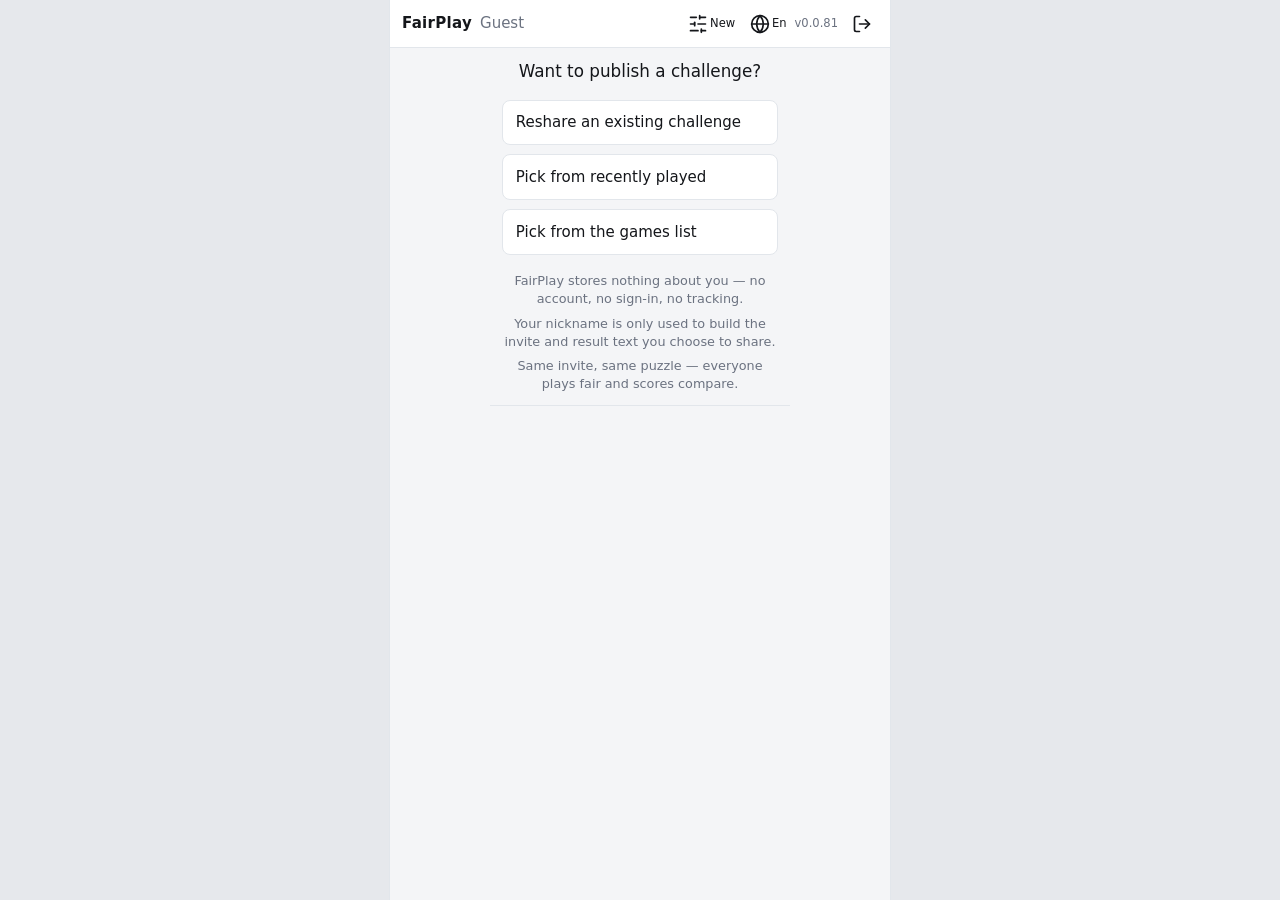
<file: WWW/index.html>
<!DOCTYPE html>
<html lang="en">
<head>
  <meta charset="UTF-8">
  <meta name="viewport" content="width=device-width, initial-scale=1, viewport-fit=cover">
  <title>FairPlay</title>
  <link rel="stylesheet" href="common.css">

  <!-- PWA -->
  <link rel="manifest" href="manifest.webmanifest">
  <meta name="theme-color" media="(prefers-color-scheme: light)" content="#f4f5f7">
  <meta name="theme-color" media="(prefers-color-scheme: dark)"  content="#14161a">
  <link rel="icon" href="favicon.svg">
  <link rel="apple-touch-icon" href="apple-touch-icon.png">
  <meta name="mobile-web-app-capable" content="yes">
  <meta name="apple-mobile-web-app-capable" content="yes">
  <meta name="apple-mobile-web-app-status-bar-style" content="black-translucent">
  <meta name="apple-mobile-web-app-title" content="FairPlay">
  <!-- 通用引导:注册 SW -->
  <script src="app.js"></script>
  <script>FairPlay.registerSW("sw.js");</script>

  <!-- UI 图标 sprite(供兜底 topbar 用) -->
  <script src="assets/icons.js"></script>

  <!-- 版本号 + 注册表(路由器按 id 找游戏推路径) -->
  <script src="version.js"></script>
  <script src="games.js"></script>
  <script>
    /* ==================== 纯路由器(本页几乎不显示)====================
       1) 邀请码 ?g=<id>&p=<code> → 用 FairCatalog.find 在 typed 树按 id 找游戏,推路径跳游戏。
       2) 无 g / 找不到 → 按 op_mode 分流到 index.<mode>.html(default new)。
          op_mode 为字符串,以后加 homepage mode 只需再放一个 index.<mode>.html。
       兜底:任何异常都回引导页 index.new.html。 */
    (function () {
      try {
        var q = new URLSearchParams(location.search);
        var g = q.get("g");
        if (g && window.FairCatalog) {
          var id = +g, game = FairCatalog.find(id);
          if (game) {
            /* 通过邀请码进游戏,也把该游戏计入本设备的 recent(收到分享链接来玩的人同样受益) */
            if (window.FairPlay && FairPlay.pushRecent) FairPlay.pushRecent(id);
            /* 只把路径换成游戏页,query 原样全带过去(g=id 游戏照读、p 时长+seed、o 对手成绩,及将来新参数)*/
            location.replace(game.key + "/" + game.key + ".html?" + q.toString());
            return;
          }
        }
        var mode = (window.FairPlay && FairPlay.getOpMode) ? FairPlay.getOpMode() : "new";
        location.replace("index." + mode + ".html");
      } catch (e) {
        location.replace("index.new.html");
      }
    })();
  </script>
</head>
<body>
  <!-- 兜底:路由器同步跳转后本体几乎不显示;万一未跳转,仍有置顶栏(含 op_mode 开关)可用 -->
  <div id="app_frame">
    <header id="app_topbar"></header>
  </div>
  <script src="index.lang.js"></script>
  <script src="topbar.js"></script>
  <script>window.FairPlay && FairPlay.applyI18n && FairPlay.applyI18n();</script>
</body>
</html>
</file>
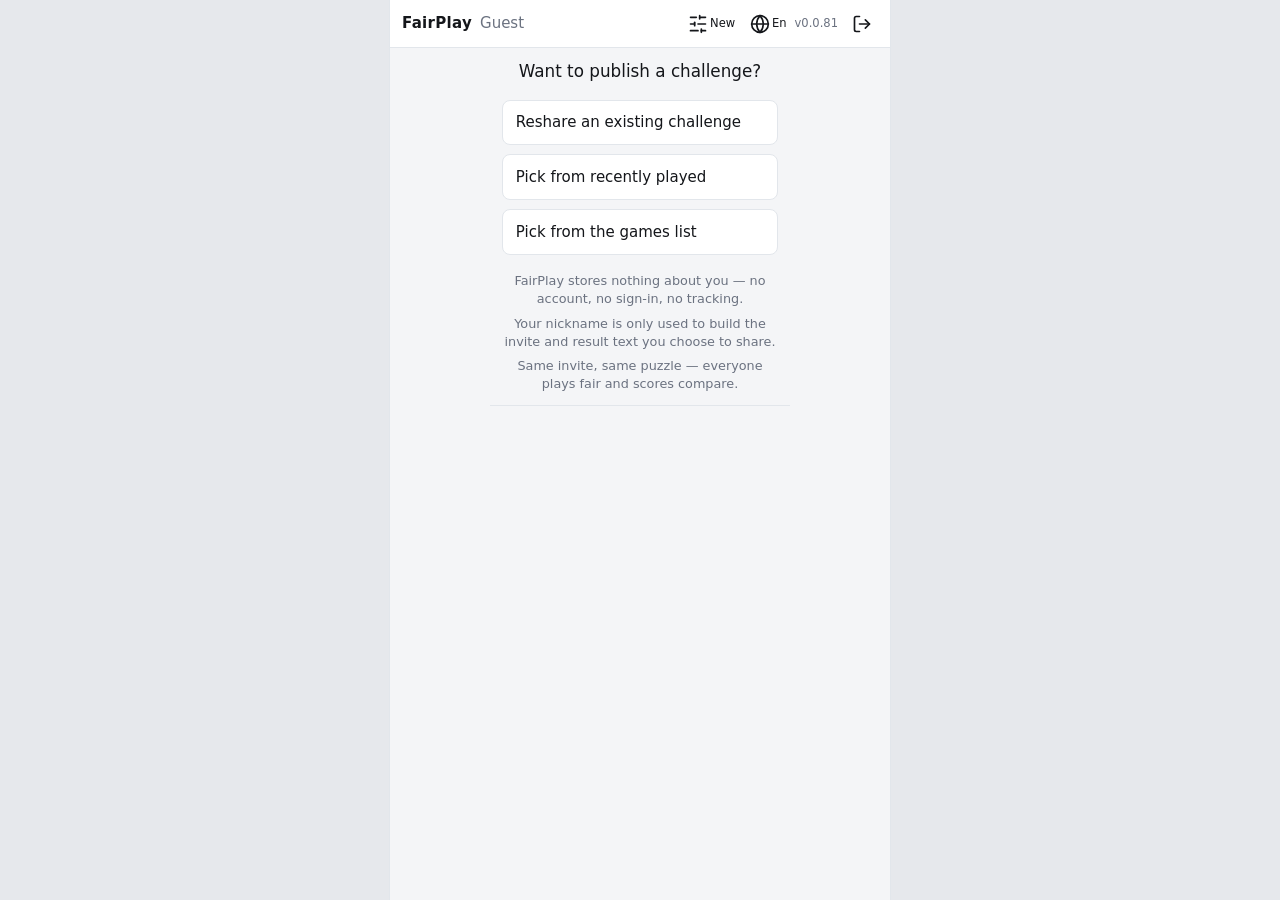
<file: WWW/index.new.html>
<!DOCTYPE html>
<html lang="en">
<head>
  <meta charset="UTF-8">
  <meta name="viewport" content="width=device-width, initial-scale=1, viewport-fit=cover">
  <title>FairPlay</title>
  <link rel="stylesheet" href="common.css">

  <!-- PWA -->
  <link rel="manifest" href="manifest.webmanifest">
  <meta name="theme-color" media="(prefers-color-scheme: light)" content="#f4f5f7">
  <meta name="theme-color" media="(prefers-color-scheme: dark)"  content="#14161a">
  <link rel="icon" href="favicon.svg">
  <link rel="apple-touch-icon" href="apple-touch-icon.png">
  <meta name="mobile-web-app-capable" content="yes">
  <meta name="apple-mobile-web-app-capable" content="yes">
  <meta name="apple-mobile-web-app-status-bar-style" content="black-translucent">
  <meta name="apple-mobile-web-app-title" content="FairPlay">
  <!-- 通用引导:注册 SW -->
  <script src="app.js"></script>
  <script>FairPlay.registerSW("sw.js");</script>

  <!-- UI 图标 sprite(内联注入,供 <use href="#id"> 引用) -->
  <script src="assets/icons.js"></script>

  <!-- 版本号(唯一来源)+ 通用编码模块 先加载 -->
  <script src="version.js"></script>
  <script src="pack.js"></script>
  <!-- 注册表先加载,路由器立即用(seed 编解码统一在 pack.js:FairPack.encodeSeed/decodeSeed) -->
  <script src="games.js"></script>
  <script>
    /* ---- 路由器:邀请码 ?g=<id>&p=<code> → 用 FairCatalog.find 在 typed 树按 id 找游戏,
       由 key 推路径(key/key.html)+ 原样透传全部参数(p 时长+seed、o 对手成绩等)→ 跳游戏;无 g / 找不到 = 显示主页 ---- */
    (function () {
      var q = new URLSearchParams(location.search);
      var g = q.get("g");
      if (!g || !window.FairCatalog) return;
      var game = FairCatalog.find(+g);
      if (!game) return;
      /* 只换路径,query 原样全带(g=id、p、o 及将来新参数)*/
      location.replace(game.key + "/" + game.key + ".html?" + q.toString());
    })();
  </script>

  <style>
    /* ---- 主页专属样式(画框/置顶栏在 common.css) ---- */
    #hm_content{ flex:1 1 auto; min-height:0; overflow-y:auto; overflow-x:hidden; }
    .block{ padding:.75rem; border-bottom:1px solid var(--line); }
    /* hidden 属性必须胜过下面各 #id 的 display 规则(否则 showView 隐不掉 invite/history) */
    [hidden]{ display:none !important; }

    /* invite:一行 = 左 QR(方形)+ 中 invfields(param/memo)+ 右 Share(与 QR 等大方形)。
       与下方 #hm_history 视觉相连:去掉本块下分隔线与下内边距 */
    #hm_invite{ display:flex; gap:.75rem; align-items:flex-start; border-bottom:0; padding-bottom:0; }
    #hm_invite .qr{
      flex:0 0 auto; position:relative; overflow:hidden;
      border:1px solid var(--line); border-radius:.5rem;
      display:flex; align-items:center; justify-content:center;
      color:var(--muted); font-size:.8rem;
    }
    /* QR 渲染层:选中邀请后画入二维码 canvas;无选中时显示占位 .qr-code */
    #hm_invite .qr .qr-render{ position:absolute; inset:0; display:none; }
    #hm_invite .qr.has-qr .qr-render{ display:block; }
    #hm_invite .qr.has-qr .qr-code{ display:none; }
    #hm_invite .qr .qr-render canvas{
      width:100%; height:100%; display:block;
      image-rendering:pixelated; object-fit:contain;   /* 缩放不糊,方形贴合 */
    }
    /* 点 QR → 放大弹窗(便于扫描):白底大二维码 + #code 标注 */
    .fp-card.qrbig{ gap:.6rem; }
    .fp-card.qrbig .qr-big{
      width:min(74vw, 320px); height:min(74vw, 320px);
      image-rendering:pixelated; display:block; border-radius:.4rem;
    }
    .fp-card.qrbig .qr-big-cap{ color:var(--muted); font-size:.9rem; text-align:center; font-variant-numeric:tabular-nums; }
    /* QR 长按 → 确认层:新标签打开游戏 */
    #hm_invite .qr .qr-open{
      position:absolute; inset:0; display:none;
      align-items:center; justify-content:center; text-align:center;
      background:var(--accent); color:#fff; border:none; border-radius:.5rem;
      font:inherit; font-size:.75rem; padding:.2rem; cursor:pointer;
    }
    #hm_invite .qr.confirm .qr-open{ display:flex; }
    /* invfields:param/memo 两行,居中占据 QR 与 Share 之间 */
    #hm_invite .invfields{ flex:1 1 auto; display:flex; flex-direction:column; gap:.35rem; min-width:0; }
    #hm_invite .invfields input{
      width:100%; background:var(--bg); color:var(--fg);
      border:1px solid var(--line); border-radius:.4rem;
      padding:.35rem .5rem; font:inherit;
    }
    #hm_invite .invfields .param{ color:var(--muted); }
    /* share:与 QR 等大的方形图标按钮(尺寸由 JS 同步),标准分享图标 */
    #hm_invite .share{
      flex:0 0 auto; padding:0; cursor:pointer;
      display:inline-flex; align-items:center; justify-content:center;
      background:var(--accent); color:#fff; border:none; border-radius:.5rem;
    }
    #hm_invite .share .ic{ width:1.75rem; height:1.75rem; }
    /* ---- L0 引导选择屏:60% 宽居中(browse 游戏列表通栏,与 recent 一致)---- */
    #hm_l0{ width:60%; margin:0 auto; }
    @media (max-width:560px){ #hm_l0{ width:100%; } }
    .onb-q{ font-size:1.05rem; color:var(--fg); text-align:center; margin:0 0 1rem; }
    .onb-btns{ display:flex; flex-direction:column; gap:.6rem; }
    .onb-btns button, .bc-opts .opt{
      display:block; width:100%; text-align:left;
      background:var(--bar-bg); color:var(--fg); border:1px solid var(--line);
      border-radius:.5rem; padding:.7rem .8rem; font:inherit; cursor:pointer;
    }
    .onb-btns button:hover, .bc-opts .opt:hover{ border-color:var(--accent); }
    /* L0 说明小字:填补空白 + 讲清匿名/称呼/公平 */
    .onb-note{ margin:1.1rem 0 0; display:flex; flex-direction:column; gap:.4rem; }
    .onb-note p{ margin:0; font-size:.8rem; line-height:1.4; color:var(--muted); text-align:center; }

    /* ③ 面包屑:根/已选层级 chip,横排;点 chip 回该层 */
    .bc-crumbs{ display:flex; flex-wrap:wrap; gap:.4rem; }
    .bc-chip{
      background:transparent; color:var(--accent); border:1px solid var(--accent);
      border-radius:.5rem; padding:.3rem .6rem; font:inherit; cursor:pointer;
    }
    #hm_browse hr{ border:0; border-top:1px solid var(--line); margin:.7rem 0; }
    .bc-opts{ display:flex; flex-direction:column; gap:.5rem; }
    /* ---- 统一游戏条目 .gcard:宽按钮,左大图标 + 右两行(名/副);history 尾部删除按钮。
       history / recent / browse 三处共用观感 ---- */
    .gcard{
      display:flex; align-items:center; gap:.7rem; width:100%; text-align:left;
      background:var(--bar-bg); color:var(--fg);
      border:1px solid var(--line); border-radius:.5rem;
      padding:.55rem .7rem; font:inherit; cursor:pointer;
    }
    .gcard:hover, .gcard.sel{ border-color:var(--accent); }
    .gcard .ic{ width:2.2rem; height:2.2rem; flex:0 0 auto; }   /* 大图标 */
    .gcard .gc-info{ display:flex; flex-direction:column; min-width:0; flex:1 1 auto; }
    .gcard .gc-name{ font-size:.98rem; color:var(--fg); overflow:hidden; text-overflow:ellipsis; white-space:nowrap; }
    .gcard .gc-sub{ font-size:.8rem; color:var(--muted); overflow:hidden; text-overflow:ellipsis; white-space:nowrap; }
    /* history 尾部:直接删除按钮(取代旧的长按确认) */
    .gcard .gc-del{
      flex:0 0 auto; padding:.25rem .35rem; border:none; background:transparent;
      color:var(--muted); cursor:pointer; font-size:1.15rem; line-height:1; border-radius:.4rem;
    }
    .gcard .gc-del:hover{ color:#e5484d; }

    /* ① history / ② recent 容器:竖向列表(browse 用 .bc-opts,已是竖列) */
    #hm_history{ display:flex; flex-direction:column; gap:.5rem; }
    #hm_history .pi-empty{ color:var(--muted); font-size:.8rem; }
    #hm_recent .rec-list{ display:flex; flex-direction:column; gap:.5rem; }
    #hm_recent .rec-empty{ color:var(--muted); font-size:.8rem; }
  </style>

</head>
<body>
  <div id="app_frame">
    <!-- 置顶栏(占位,先不实现) -->
    <!-- 置顶栏:空壳,内容由 topbar.js 注入(唯一来源) -->
    <header id="app_topbar"></header>

    <main id="hm_content">
      <!-- L0:引导选择屏(默认视图;logo 回此) -->
      <section id="hm_l0" class="block" hidden>
        <p class="onb-q" data-i18n="onb_q">Do you want to publish a challenge?</p>
        <div class="onb-btns">
          <button type="button" id="onb_existing" data-i18n="onb_existing">Reshare an existing challenge</button>
          <button type="button" id="onb_recent" data-i18n="onb_recent">Pick from recently played</button>
          <button type="button" id="onb_list" data-i18n="onb_list">Pick from the games list</button>
        </div>
        <div class="onb-note">
          <p data-i18n="onb_note1">FairPlay stores nothing about you — no account, no sign-in, no tracking.</p>
          <p data-i18n="onb_note2">Your nickname is only used to build the invite and result text you choose to share.</p>
          <p data-i18n="onb_note3">Same invite, same puzzle — everyone plays fair and scores compare.</p>
        </div>
      </section>

      <!-- ① invite 视图:QR(跨2行) + param/memo/Share -->
      <section id="hm_invite" class="block" hidden>
        <div class="qr">
          <div class="qr-render"></div>
          <span class="qr-code">QR</span>
          <button type="button" class="qr-open" data-i18n="qr_open">↗ New tab</button>
        </div>
        <div class="invfields">
          <input class="param" type="text" readonly placeholder="—">
          <input class="memo" type="text" data-i18n-ph="memo_ph" placeholder="memo">
        </div>
        <button type="button" class="share" data-i18n-aria="share_btn" aria-label="Share invite">
          <svg class="ic" aria-hidden="true"><use href="#ic_share"/></svg>
        </button>
      </section>

      <!-- ① invite 视图第二部分:history(3 列网格) -->
      <section id="hm_history" class="block" hidden>
        <div class="pi-empty" data-i18n="pick_empty">No invites yet</div>
      </section>

      <!-- ② recent 视图:最近玩过的游戏(按钮列表,点 = 再发一局) -->
      <section id="hm_recent" class="block" hidden>
        <div class="rec-list" id="hm_recent_row"></div>
      </section>

      <!-- ③ browse 视图:面包屑逐级下钻(L1 时长 → L2 类型 → 游戏),内容由 renderBrowse 生成 -->
      <section id="hm_browse" class="block" hidden></section>
    </main>
  </div>

  <!-- 主页语言包(含通用置顶栏文本) -->
  <script src="index.lang.js"></script>
  <!-- 各游戏语言包(home 渲染名/说明用,i18n 键 = 注册表 key) -->
  <script src="match3/match3.lang.js"></script>
  <script src="blockfit/blockfit.lang.js"></script>
  <script src="runner/runner.lang.js"></script>
  <script src="2048/2048.lang.js"></script>
  <script src="snake/snake.lang.js"></script>
  <script src="stacker/stacker.lang.js"></script>
  <!-- 置顶栏内容注入(在 applyI18n 翻译之前) -->
  <script src="topbar.js"></script>
  <!-- QR 库(生成邀请二维码) -->
  <script src="assets/qr.js"></script>
  <!-- 首页共享核心(new/pro 共用:状态/邀请/QR/分享/recent/startRound) -->
  <script src="home-core.js"></script>
  <script>
    (function () {
      /* 置顶栏:i18n 文本 + 占位符 + 版本号 */
      window.FairPlay.applyI18n();
      function getL() { return (window.I18N && window.I18N[window.FairPlay.getLang()]) || {}; }
      var L = getL();
      var catalog = window.GAMES || [];

      /* 共享核心(状态 + 邀请/QR/分享 + recent + startRound);本页只留自己的列表/视图渲染 */
      var H = window.FairPlay.Home({
        getL: getL,
        base: location.origin + location.pathname.replace(/[^/]*$/, ""),   // 目录根,邀请链接命中路由器
        catalog: catalog,
        onHistory: renderPickInv,
        onRecent: renderRecent,
        onRoundStarted: function () { showView("invite"); },               // 开完一局跳①
        onMemoInput: function (label) {
          var selSub = document.querySelector("#hm_history .gcard.sel .gc-sub");
          if (selSub) selSub.textContent = label;
        }
      });
      H.initInvite();

      /* 游戏行(games 浏览 / recent 共用):左图标 + 名/说明 + 右时长按钮(30/60,点 = 开该档一局) */
      function gameRow(game) {
        var t = H.gameInfo(game);
        var row = document.createElement("div"); row.className = "grow";
        row.innerHTML = H.icoSvg(game.icon) +
          '<span class="gc-info"><span class="gc-name"></span><span class="gc-sub"></span></span>' +
          '<span class="grow-durs"></span>';
        row.querySelector(".gc-name").textContent = t.name || game.key;
        row.querySelector(".gc-sub").textContent = t.desc || "";
        var durs = row.querySelector(".grow-durs");
        (game.durs || []).forEach(function (secs, di) {
          var b = document.createElement("button"); b.type = "button"; b.className = "dbtn";
          b.textContent = secs;
          b.addEventListener("click", function () { H.startRound(game, di); });
          durs.appendChild(b);
        });
        return row;
      }

      /* ① history:统一宽按钮 .gcard(左大图标+时长角标 · 名#码 / memo · 右删除按钮) */
      function renderPickInv() {
        var box = document.getElementById("hm_history");
        box.innerHTML = "";
        if (!H.history.length) {
          var e = document.createElement("div"); e.className = "pi-empty";
          e.textContent = L.pick_empty || "No invites yet"; box.appendChild(e); return;
        }
        H.history.forEach(function (item, idx) {
          var g = H.findGame(item.gameId) || {};
          var name = H.gameInfo(g).name || g.key || "";
          var card = document.createElement("div");   // div:内部才能合法嵌套删除 button
          card.className = "gcard" + (item === H.selected ? " sel" : "");
          card.innerHTML =
            (g.icon ? H.icoSvg(g.icon, H.entryBadge(item)) : "🎮") +
            '<span class="gc-info"><span class="gc-name"></span><span class="gc-sub"></span></span>' +
            '<button type="button" class="gc-del" aria-label="Delete">🗑️</button>';
          card.querySelector(".gc-name").textContent = name + " # " + item.param.slice(-4);
          card.querySelector(".gc-sub").textContent = H.entryLabel(item);
          card.addEventListener("click", function () { H.selectEntry(item); });
          card.querySelector(".gc-del").addEventListener("click", function (e) { e.stopPropagation(); H.deleteAt(idx); });
          box.appendChild(card);
        });
      }

      /* ② recent:游戏行(名 + 说明 + 30/60);点时长按钮 = 开该档一局 */
      function renderRecent() {
        var box = document.getElementById("hm_recent_row");
        box.innerHTML = "";
        var before = H.recent.length;
        H.recent = H.recent.filter(function (id) { return H.findGame(id); });
        if (H.recent.length !== before) H.saveRecent();
        if (!H.recent.length) {
          var e = document.createElement("div"); e.className = "rec-empty";
          e.textContent = L.recent_empty || "No recent games"; box.appendChild(e); return;
        }
        H.recent.forEach(function (id) { box.appendChild(gameRow(H.findGame(id))); });
      }

      /* 分类文案(L.cat[key] = {name, desc});缺则回退 key */
      function catInfo(node) { return (L.cat && L.cat[node.key]) || {}; }

      /* ---- 视图状态机:l0 引导屏 / ① invite / ② recent / ③ browse ---- */
      var curView = "l0";
      function showView(name) {
        curView = name;
        document.getElementById("hm_l0").hidden = (name !== "l0");
        document.getElementById("hm_invite").hidden = (name !== "invite");
        document.getElementById("hm_history").hidden = (name !== "invite");
        document.getElementById("hm_recent").hidden = (name !== "recent");
        document.getElementById("hm_browse").hidden = (name !== "browse");
        if (name === "l0") {
          /* L0 空态灰按钮:无邀请→灰"复用已存在";无有效最近→灰"最近玩过" */
          document.getElementById("onb_existing").disabled = !H.history.length;
          document.getElementById("onb_recent").disabled = !H.recent.some(function (id) { return H.findGame(id); });
        } else if (name === "invite") {
          if (!H.selected && H.history.length) H.selectEntry(H.history[0]);   // 自动选中最新
          renderPickInv();
          H.syncSquares();
        } else if (name === "recent") {
          renderRecent();
        } else if (name === "browse") {
          browseStack = [];                                                   // 进入 = 回根
          renderBrowse();
        }
      }

      /* ---- ③ browse:通用 typed 下钻。dir 节点 → 面包屑下钻;game 叶子 → 游戏行(30/60)。
         当前全挂根(平铺)→ 直接列出所有游戏行,无中间层 ---- */
      var browseStack = [];   // 当前 dir 路径(空 = 根)
      function crumbChip(label, onClick) {
        var b = document.createElement("button"); b.className = "bc-chip";
        b.textContent = label; b.addEventListener("click", onClick);
        return b;
      }
      function renderBrowse() {
        var box = document.getElementById("hm_browse"); box.innerHTML = "";
        var crumbs = document.createElement("div"); crumbs.className = "bc-crumbs";
        crumbs.appendChild(crumbChip(L.onb_list || "Games list", function () { browseStack = []; renderBrowse(); }));
        browseStack.forEach(function (n, i) {
          crumbs.appendChild(crumbChip(catInfo(n).name || n.key, function () { browseStack = browseStack.slice(0, i + 1); renderBrowse(); }));
        });
        box.appendChild(crumbs);
        box.appendChild(document.createElement("hr"));
        var opts = document.createElement("div"); opts.className = "bc-opts";
        box.appendChild(opts);

        var cur = browseStack.length ? browseStack[browseStack.length - 1] : null;
        H.childrenOf(cur).forEach(function (n) {
          if (H.isGame(n)) { opts.appendChild(gameRow(n)); return; }          // game 叶子 → 游戏行
          var b = document.createElement("button"); b.className = "opt";      // dir → 下钻
          b.textContent = catInfo(n).name || n.key;
          b.addEventListener("click", function () { browseStack.push(n); renderBrowse(); });
          opts.appendChild(b);
        });
      }

      /* L0 三按钮 → 三条路 */
      document.getElementById("onb_existing").addEventListener("click", function () { showView("invite"); });
      document.getElementById("onb_recent").addEventListener("click", function () { showView("recent"); });
      document.getElementById("onb_list").addEventListener("click", function () { showView("browse"); });

      /* 语言就地切换:更新 L 引用 + 重渲染当前视图 */
      window.addEventListener("fairplay:langchange", function () {
        L = getL();
        if (curView === "invite") renderPickInv();
        else if (curView === "recent") renderRecent();
        else if (curView === "browse") renderBrowse();
      });

      showView("l0");
    })();
  </script>
</body>
</html>
</file>
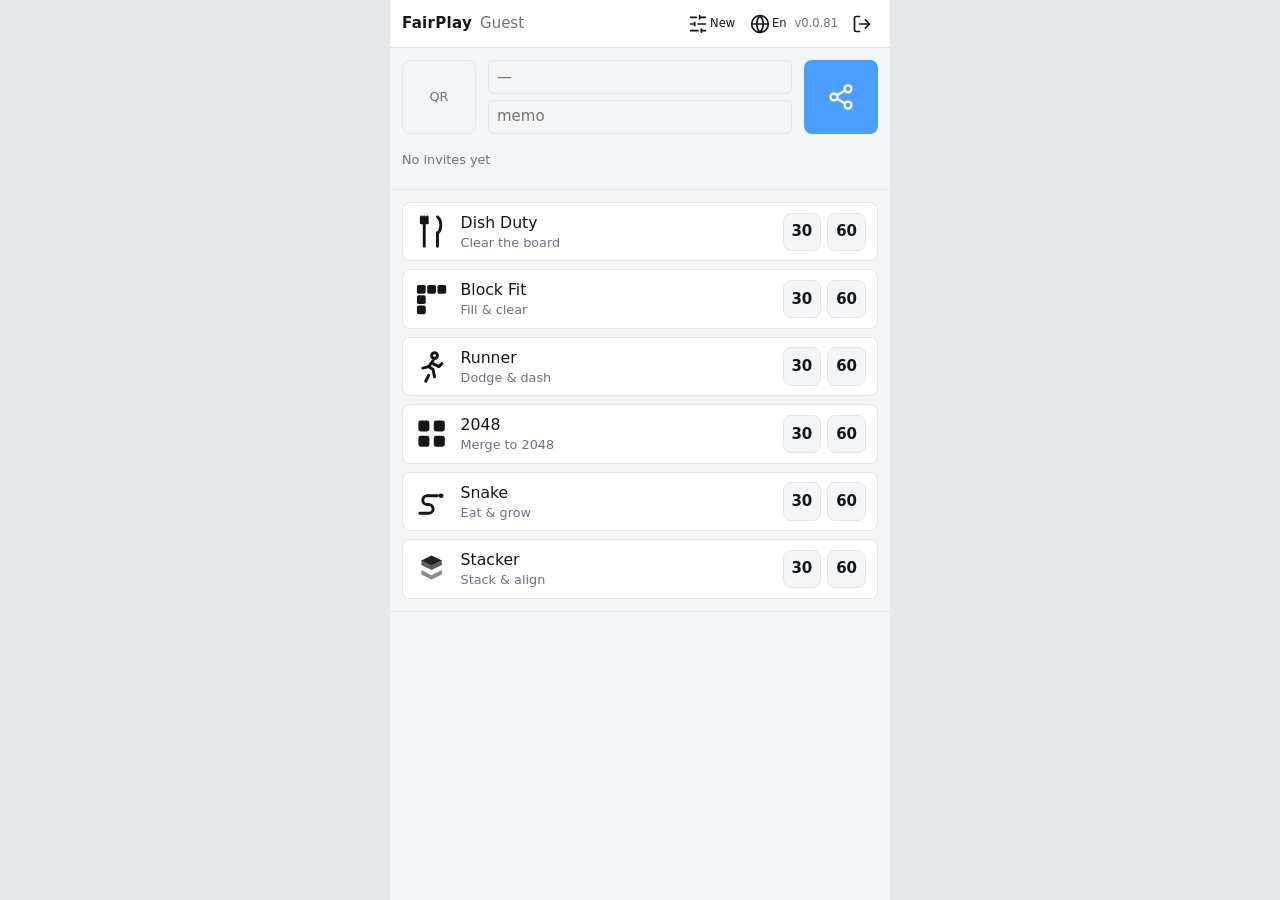
<file: WWW/index.pro.html>
<!DOCTYPE html>
<html lang="en">
<head>
  <meta charset="UTF-8">
  <meta name="viewport" content="width=device-width, initial-scale=1, viewport-fit=cover">
  <title>FairPlay</title>
  <link rel="stylesheet" href="common.css">

  <!-- PWA -->
  <link rel="manifest" href="manifest.webmanifest">
  <meta name="theme-color" media="(prefers-color-scheme: light)" content="#f4f5f7">
  <meta name="theme-color" media="(prefers-color-scheme: dark)"  content="#14161a">
  <link rel="icon" href="favicon.svg">
  <link rel="apple-touch-icon" href="apple-touch-icon.png">
  <meta name="mobile-web-app-capable" content="yes">
  <meta name="apple-mobile-web-app-capable" content="yes">
  <meta name="apple-mobile-web-app-status-bar-style" content="black-translucent">
  <meta name="apple-mobile-web-app-title" content="FairPlay">
  <!-- 通用引导:注册 SW -->
  <script src="app.js"></script>
  <script>FairPlay.registerSW("sw.js");</script>

  <!-- UI 图标 sprite(内联注入,供 <use href="#id"> 引用) -->
  <script src="assets/icons.js"></script>

  <!-- 版本号(唯一来源)+ 通用编码模块 先加载 -->
  <script src="version.js"></script>
  <script src="pack.js"></script>
  <!-- 注册表先加载,路由器立即用(seed 编解码统一在 pack.js:FairPack.encodeSeed/decodeSeed) -->
  <script src="games.js"></script>
  <script>
    /* ---- 路由器:邀请码 ?g=<id>&p=<code> → 用 FairCatalog.find 在 typed 树按 id 找游戏,
       由 key 推路径(key/key.html)+ 原样透传全部参数(p 时长+seed、o 对手成绩等)→ 跳游戏;无 g / 找不到 = 显示主页 ---- */
    (function () {
      var q = new URLSearchParams(location.search);
      var g = q.get("g");
      if (!g || !window.FairCatalog) return;
      var game = FairCatalog.find(+g);
      if (!game) return;
      /* 只换路径,query 原样全带(g=id、p、o 及将来新参数)*/
      location.replace(game.key + "/" + game.key + ".html?" + q.toString());
    })();
  </script>

  <style>
    /* ---- 主页专属样式(画框/置顶栏在 common.css) ---- */
    #hm_content{ flex:1 1 auto; min-height:0; overflow-y:auto; overflow-x:hidden; }
    .block{ padding:.75rem; border-bottom:1px solid var(--line); }

    /* invite:一行 = 左 QR(方形)+ 中 invfields(param/memo)+ 右 Share(与 QR 等大方形)。
       与下方 #hm_history 视觉相连:去掉本块下分隔线与下内边距 */
    #hm_invite{ display:flex; gap:.75rem; align-items:flex-start; border-bottom:0; padding-bottom:0; }
    #hm_invite .qr{
      flex:0 0 auto; position:relative; overflow:hidden;
      border:1px solid var(--line); border-radius:.5rem;
      display:flex; align-items:center; justify-content:center;
      color:var(--muted); font-size:.8rem;
    }
    /* QR 渲染层:选中邀请后画入二维码 canvas;无选中时显示占位 .qr-code */
    #hm_invite .qr .qr-render{ position:absolute; inset:0; display:none; }
    #hm_invite .qr.has-qr .qr-render{ display:block; }
    #hm_invite .qr.has-qr .qr-code{ display:none; }
    #hm_invite .qr .qr-render canvas{
      width:100%; height:100%; display:block;
      image-rendering:pixelated; object-fit:contain;   /* 缩放不糊,方形贴合 */
    }
    /* 点 QR → 放大弹窗(便于扫描):白底大二维码 + #code 标注 */
    .fp-card.qrbig{ gap:.6rem; }
    .fp-card.qrbig .qr-big{
      width:min(74vw, 320px); height:min(74vw, 320px);
      image-rendering:pixelated; display:block; border-radius:.4rem;
    }
    .fp-card.qrbig .qr-big-cap{ color:var(--muted); font-size:.9rem; text-align:center; font-variant-numeric:tabular-nums; }
    /* QR 长按 → 确认层:新标签打开游戏 */
    #hm_invite .qr .qr-open{
      position:absolute; inset:0; display:none;
      align-items:center; justify-content:center; text-align:center;
      background:var(--accent); color:#fff; border:none; border-radius:.5rem;
      font:inherit; font-size:.75rem; padding:.2rem; cursor:pointer;
    }
    #hm_invite .qr.confirm .qr-open{ display:flex; }
    /* invfields:param/memo 两行,居中占据 QR 与 Share 之间 */
    #hm_invite .invfields{ flex:1 1 auto; display:flex; flex-direction:column; gap:.35rem; min-width:0; }
    #hm_invite .invfields input{
      width:100%; background:var(--bg); color:var(--fg);
      border:1px solid var(--line); border-radius:.4rem;
      padding:.35rem .5rem; font:inherit;
    }
    #hm_invite .invfields .param{ color:var(--muted); }
    /* share:与 QR 等大的方形图标按钮(尺寸由 JS 同步),标准分享图标 */
    #hm_invite .share{
      flex:0 0 auto; padding:0; cursor:pointer;
      display:inline-flex; align-items:center; justify-content:center;
      background:var(--accent); color:#fff; border:none; border-radius:.5rem;
    }
    #hm_invite .share .ic{ width:1.75rem; height:1.75rem; }
    /* history:邀请历史条,撑满整宽、横向滚动;.block 的 .75rem 下内边距即滚动条预留带,不压卡片。
       顶部内边距收窄,与上方 #hm_invite 贴合成一组 */
    #hm_history{
      display:flex; gap:.5rem; align-items:stretch;
      overflow-x:auto; overflow-y:hidden; scrollbar-width:thin;
      min-height:3.5rem; padding-top:.5rem;
    }
    #hm_history .pi-empty{ color:var(--muted); font-size:.8rem; align-self:center; }
    /* PickInv 条目:图标 + 末4位 + 备注/创建时刻 */
    #hm_history .pi-item{
      position:relative; flex:0 0 auto; width:4.5rem;
      display:flex; flex-direction:column; align-items:center; gap:.1rem;
      background:var(--bar-bg); color:var(--fg); border:1px solid var(--line);
      border-radius:.5rem; padding:.3rem; font:inherit; cursor:pointer;
      -webkit-user-select:none; user-select:none;
    }
    #hm_history .pi-item.sel{ border-color:var(--accent); }
    #hm_history .pi-item .pi-icon{ font-size:1.4rem; line-height:1.2; }
    #hm_history .pi-item .pi-icon .ic{ width:1.4rem; height:1.4rem; }
    /* 角标随图标缩放:pro bar 图标 1.4rem → .ic-wrap 字号同步(角标 em 基准) */
    #hm_history .pi-item .ic-wrap, #hm_recent .rec-item .ic-wrap{ font-size:1.4rem; }
    #hm_history .pi-item .pi-l1{ font-size:.7rem; color:var(--fg); }
    #hm_history .pi-item .pi-l2{
      font-size:.62rem; color:var(--muted);
      max-width:100%; overflow:hidden; text-overflow:ellipsis; white-space:nowrap;
    }
    /* 长按删除确认:卡面浮出居中 🗑️,再点一次确认删除;点别处取消 */
    #hm_history .pi-item .pi-del{
      position:absolute; inset:0; display:none;
      align-items:center; justify-content:center; font-size:1.4rem;
      background:rgba(0,0,0,.45); border-radius:.5rem;
    }
    #hm_history .pi-item.confirm .pi-del{ display:flex; }

    /* recent:最近玩过的游戏 MRU 图标行(去重/提最前/越界删尾);点 = 再开一局 */
    #hm_recent .rec-row{ display:flex; gap:.5rem; overflow:hidden; }
    #hm_recent .rec-item{
      flex:0 0 auto; padding:0; cursor:pointer;
      display:inline-flex; align-items:center; justify-content:center;
      width:4.5rem; height:4.19rem;                 /* = history 卡 4.5rem × 67px,图标居中 */
      background:var(--bar-bg); color:var(--fg);
      border:1px solid var(--line); border-radius:.5rem;
    }
    #hm_recent .rec-item .ic{ width:1.4rem; height:1.4rem; }   /* = history icon */

    /* games:游戏行竖列(每行 = 图标 + 名/说明 + 30/60 时长按钮;.grow/.dbtn 在 common.css) */
    #hm_games .glist{ display:flex; flex-direction:column; gap:.5rem; }
  </style>

</head>
<body>
  <div id="app_frame">
    <!-- 置顶栏(占位,先不实现) -->
    <!-- 置顶栏:空壳,内容由 topbar.js 注入(唯一来源) -->
    <header id="app_topbar"></header>

    <main id="hm_content">
      <!-- invite:QR(跨2行) + param/memo/Share -->
      <section id="hm_invite" class="block">
        <div class="qr">
          <div class="qr-render"></div>
          <span class="qr-code">QR</span>
          <button type="button" class="qr-open" data-i18n="qr_open">↗ New tab</button>
        </div>
        <div class="invfields">
          <input class="param" type="text" readonly placeholder="—">
          <input class="memo" type="text" data-i18n-ph="memo_ph" placeholder="memo">
        </div>
        <button type="button" class="share" data-i18n-aria="share_btn" aria-label="Share invite">
          <svg class="ic" aria-hidden="true"><use href="#ic_share"/></svg>
        </button>
      </section>

      <!-- history:邀请历史条(撑满整宽、横向滚动) -->
      <section id="hm_history" class="block">
        <div class="pi-empty" data-i18n="pick_empty">No invites yet</div>
      </section>

      <!-- recent:最近玩过的游戏(MRU 图标行,点 = 再开一局;无栏目文字);空则整块隐藏 -->
      <section id="hm_recent" class="block" hidden>
        <div class="rec-row" id="hm_recent_row"></div>
      </section>

      <!-- games:游戏行竖列(由 window.GAMES 平铺生成;每行含 30/60 时长按钮) -->
      <section id="hm_games" class="block">
        <div class="glist" id="hm_list"></div>
      </section>
    </main>
  </div>

  <!-- 主页语言包(含通用置顶栏文本) -->
  <script src="index.lang.js"></script>
  <!-- 各游戏语言包(home 渲染名/说明用,i18n 键 = 注册表 key) -->
  <script src="match3/match3.lang.js"></script>
  <script src="blockfit/blockfit.lang.js"></script>
  <script src="runner/runner.lang.js"></script>
  <script src="2048/2048.lang.js"></script>
  <script src="snake/snake.lang.js"></script>
  <script src="stacker/stacker.lang.js"></script>
  <!-- 置顶栏内容注入(在 applyI18n 翻译之前) -->
  <script src="topbar.js"></script>
  <!-- QR 库(生成邀请二维码) -->
  <script src="assets/qr.js"></script>
  <!-- 首页共享核心(new/pro 共用:状态/邀请/QR/分享/recent/startRound) -->
  <script src="home-core.js"></script>
  <script>
    (function () {
      /* 置顶栏:i18n 文本 + 占位符 + 版本号 */
      window.FairPlay.applyI18n();
      function getL() { return (window.I18N && window.I18N[window.FairPlay.getLang()]) || {}; }
      var L = getL();
      var catalog = window.GAMES || [];
      var pendingDelete = null;   // 待删确认的条目(pro 页专属:长按删除)

      /* 共享核心;本页保留自己的 grid history / icon-row recent / tab-矩阵 UI */
      var H = window.FairPlay.Home({
        getL: getL,
        base: location.origin + location.pathname.replace(/[^/]*$/, ""),   // 目录根,邀请链接命中路由器
        catalog: catalog,
        onHistory: renderPickInv,
        onRecent: renderRecent,
        onRoundStarted: function () {},                                    // pro 一屏,无需切视图
        onMemoInput: function (label) {
          var selL2 = document.querySelector("#hm_history .pi-item.sel .pi-l2");
          if (selL2) selL2.textContent = label;
        },
        onDocClick: function (e) {                                         // 点别处取消长按删除确认
          if (pendingDelete && !(e.target.closest && e.target.closest(".pi-item.confirm"))) { pendingDelete = null; renderPickInv(); }
        }
      });
      H.initInvite();

      /* ① history:3 列网格 · pi-item(长按 → 确认删除) */
      function renderPickInv() {
        var box = document.getElementById("hm_history");
        box.innerHTML = "";
        if (!H.history.length) {
          var e = document.createElement("div"); e.className = "pi-empty";
          e.textContent = L.pick_empty || "No invites yet"; box.appendChild(e); return;
        }
        H.history.forEach(function (item, idx) {
          var g = H.findGame(item.gameId) || {};
          var card = document.createElement("button");
          card.className = "pi-item" + (item === H.selected ? " sel" : "") + (item === pendingDelete ? " confirm" : "");
          var icon = document.createElement("div"); icon.className = "pi-icon"; icon.innerHTML = g.icon ? H.icoSvg(g.icon, H.entryBadge(item)) : "🎮";
          var l1 = document.createElement("div"); l1.className = "pi-l1"; l1.textContent = item.param.slice(-4);
          var l2 = document.createElement("div"); l2.className = "pi-l2"; l2.textContent = H.entryLabel(item);
          var del = document.createElement("div"); del.className = "pi-del"; del.textContent = "🗑️";
          card.appendChild(icon); card.appendChild(l1); card.appendChild(l2); card.appendChild(del);
          /* 长按 → 进入删除确认态(浮出 🗑️),不直接删 */
          H.attachLongPress(card, function () {
            pendingDelete = item; H.lastLongPress = Date.now(); renderPickInv();
          });
          card.addEventListener("click", function () {
            if (Date.now() - H.lastLongPress < 500) return;               // 吞掉长按松手那次 click
            if (item === pendingDelete) { pendingDelete = null; H.deleteAt(idx); return; }   // 确认态再点 = 删除
            pendingDelete = null;                                         // 点别的卡:取消待删并选中
            H.selectEntry(item);
          });
          box.appendChild(card);
        });
      }

      /* ② recent:图标行 · 每个最近游戏按 durs 摊成带角标图标(3/6),点 = 开该档一局。
         越界裁剪按「整局」(该游戏所有档一起)从尾部去。空则整块隐藏 */
      function paintRecent(box) {
        box.innerHTML = "";
        H.recent.forEach(function (id) {
          var g = H.findGame(id);
          (g.durs || [0]).forEach(function (secs, di) {
            var b = document.createElement("button"); b.className = "rec-item";
            b.innerHTML = H.icoSvg(g.icon, secs ? Math.round(secs / 10) : null);
            b.addEventListener("click", function () { H.startRound(g, di); });
            box.appendChild(b);
          });
        });
      }
      function renderRecent() {
        var sec = document.getElementById("hm_recent");
        var box = document.getElementById("hm_recent_row");
        var before = H.recent.length;
        H.recent = H.recent.filter(function (id) { return H.findGame(id); });
        if (H.recent.length !== before) H.saveRecent();
        if (!H.recent.length) { sec.hidden = true; box.innerHTML = ""; return; }
        sec.hidden = false;
        paintRecent(box);
        if (box.clientWidth) {                          // 越界:整局从尾部裁,重画
          var changed = false;
          while (H.recent.length > 1 && box.scrollWidth > box.clientWidth) { H.recent.pop(); paintRecent(box); changed = true; }
          if (changed) H.saveRecent();
        }
      }

      /* 游戏行(同 new 页):图标 + 名/说明 + 30/60 时长按钮(点 = 开该档一局) */
      function gameRow(game) {
        var t = H.gameInfo(game);
        var row = document.createElement("div"); row.className = "grow";
        row.innerHTML = H.icoSvg(game.icon) +
          '<span class="gc-info"><span class="gc-name"></span><span class="gc-sub"></span></span>' +
          '<span class="grow-durs"></span>';
        row.querySelector(".gc-name").textContent = t.name || game.key;
        row.querySelector(".gc-sub").textContent = t.desc || "";
        var durs = row.querySelector(".grow-durs");
        (game.durs || []).forEach(function (secs, di) {
          var b = document.createElement("button"); b.type = "button"; b.className = "dbtn";
          b.textContent = secs;
          b.addEventListener("click", function () { H.startRound(game, di); });
          durs.appendChild(b);
        });
        return row;
      }

      /* ---- games:平铺 typed 树 → 全部游戏行竖列 ---- */
      function renderGamesList() {
        var box = document.getElementById("hm_list"); box.innerHTML = "";
        H.allGames().forEach(function (game) { box.appendChild(gameRow(game)); });
      }

      /* 语言就地切换:更新 L 引用 + 重渲染按 L 动态生成的部分(游戏行、邀请条) */
      window.addEventListener("fairplay:langchange", function () {
        L = getL();
        renderGamesList();
        renderPickInv();
      });

      renderGamesList();
      renderPickInv();
      renderRecent();
      H.syncSquares();
    })();
  </script>
</body>
</html>
</file>
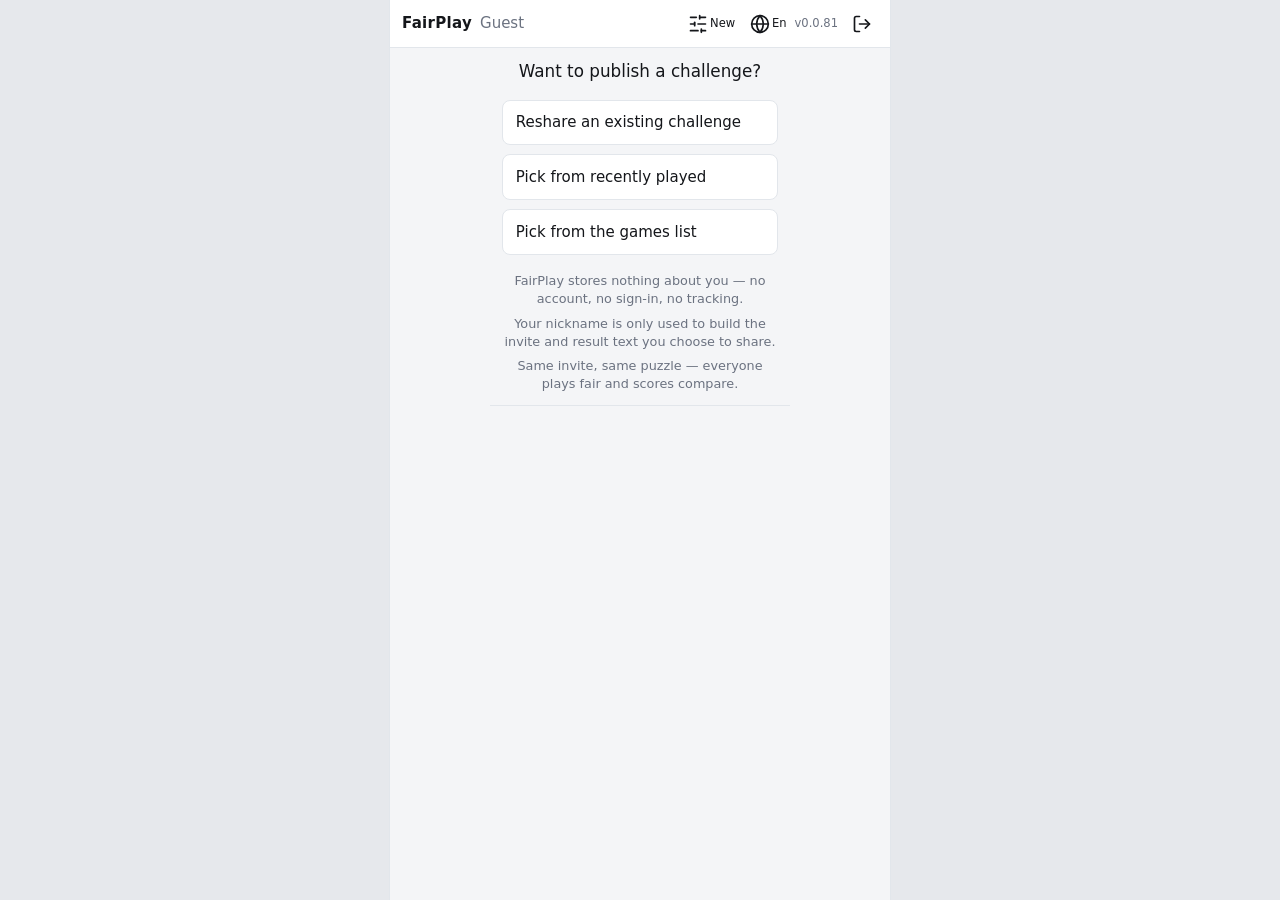
<file: WWW/2048/2048.html>
<!DOCTYPE html>
<html lang="en">
<head>
  <meta charset="UTF-8">
  <meta name="viewport" content="width=device-width, initial-scale=1, viewport-fit=cover">
  <title>2048 — FairPlay</title>
  <link rel="stylesheet" href="../common.css">

  <!-- PWA -->
  <link rel="manifest" href="../manifest.webmanifest">
  <meta name="theme-color" media="(prefers-color-scheme: light)" content="#f4f5f7">
  <meta name="theme-color" media="(prefers-color-scheme: dark)"  content="#14161a">
  <link rel="icon" href="../favicon.svg">
  <link rel="apple-touch-icon" href="../apple-touch-icon.png">
  <meta name="mobile-web-app-capable" content="yes">
  <meta name="apple-mobile-web-app-capable" content="yes">
  <meta name="apple-mobile-web-app-status-bar-style" content="black-translucent">
  <meta name="apple-mobile-web-app-title" content="FairPlay">
  <script src="../app.js"></script>
  <script>FairPlay.registerSW("../sw.js");</script>

  <style>
    /* 2048 stage:居中方形棋盘。背景层 .g2048-bg = N×N 空格;tile 层 .g2048-tiles = 绝对定位、transform 滑动 */
    #g2048_stage { display:flex; align-items:center; justify-content:center; padding:.6rem; }
    #g2048_board {
      position:relative; width:min(92vw, 26rem); aspect-ratio:1/1;
      padding:7px; background:var(--line); border-radius:.6rem;
      touch-action:none; -webkit-user-select:none; user-select:none;
    }
    .g2048-bg {
      position:absolute; inset:7px; display:grid; gap:7px;
      grid-template-columns:repeat(var(--n,5),1fr); grid-template-rows:repeat(var(--n,5),1fr);
    }
    .g2048-bg .cell { background:rgba(127,127,127,.12); border-radius:.4rem; }
    .g2048-tiles { position:absolute; inset:7px; }
    .g2048-tiles .tile {
      position:absolute; top:0; left:0; box-sizing:border-box;
      display:flex; align-items:center; justify-content:center; overflow:hidden;
      border-radius:.4rem; font-weight:800; font-variant-numeric:tabular-nums; line-height:1;
      color:#776e65; transition:transform .12s ease; will-change:transform;
    }
    .g2048-tiles .tile.new { filter:brightness(1.16); }        /* 新出块:一点亮度差,不喧宾夺主 */
    .g2048-tiles .tile.spawn { animation:g2048in .16s ease; }
    .g2048-tiles .tile.merged { animation:g2048merge .16s ease; }
    @keyframes g2048in { from{ opacity:0 } to{ opacity:1 } }
    @keyframes g2048merge { 0%{ filter:brightness(1) } 50%{ filter:brightness(1.45) } 100%{ filter:brightness(1) } }
    /* 四向箭头:点选浮现,可点,也当键盘操作图示 */
    .g2048-dpad { position:absolute; inset:0; display:none; align-items:center; justify-content:center; }
    .g2048-dpad.show { display:flex; }
    .g2048-dpad .pad { display:grid; grid-template-columns:repeat(3,2.6rem); grid-template-rows:repeat(3,2.6rem); gap:.35rem; }
    .g2048-dpad .ar {
      display:flex; align-items:center; justify-content:center; cursor:pointer;
      background:rgba(20,22,26,.5); color:#fff; border-radius:.5rem; font-size:1.2rem; line-height:1;
    }
    .g2048-dpad .ar.u { grid-area:1/2 } .g2048-dpad .ar.l { grid-area:2/1 }
    .g2048-dpad .ar.r { grid-area:2/3 } .g2048-dpad .ar.d { grid-area:3/2 }
  </style>
</head>
<body>
  <div id="app_frame">
    <header id="app_topbar"></header>
    <div id="app_control"></div>
    <main id="g2048_stage" class="app_stage"></main>
  </div>

  <!-- 版本号 + 通用编码 -->
  <script src="../version.js"></script>
  <script src="../pack.js"></script>
  <!-- 注册表(游戏页按 ?g 查自己)-->
  <script src="../games.js"></script>
  <!-- 先通用置顶栏文本,再游戏专属文本 -->
  <script src="../index.lang.js"></script>
  <script src="2048.lang.js"></script>
  <!-- 图标雪碧图 + 置顶栏注入 -->
  <script src="../assets/icons.js"></script>
  <script src="../topbar.js"></script>
  <script>FairPlay.applyI18n();</script>
  <!-- 控制栏 + 游戏逻辑 -->
  <script src="../control.js"></script>
  <script src="2048.js"></script>
</body>
</html>
</file>
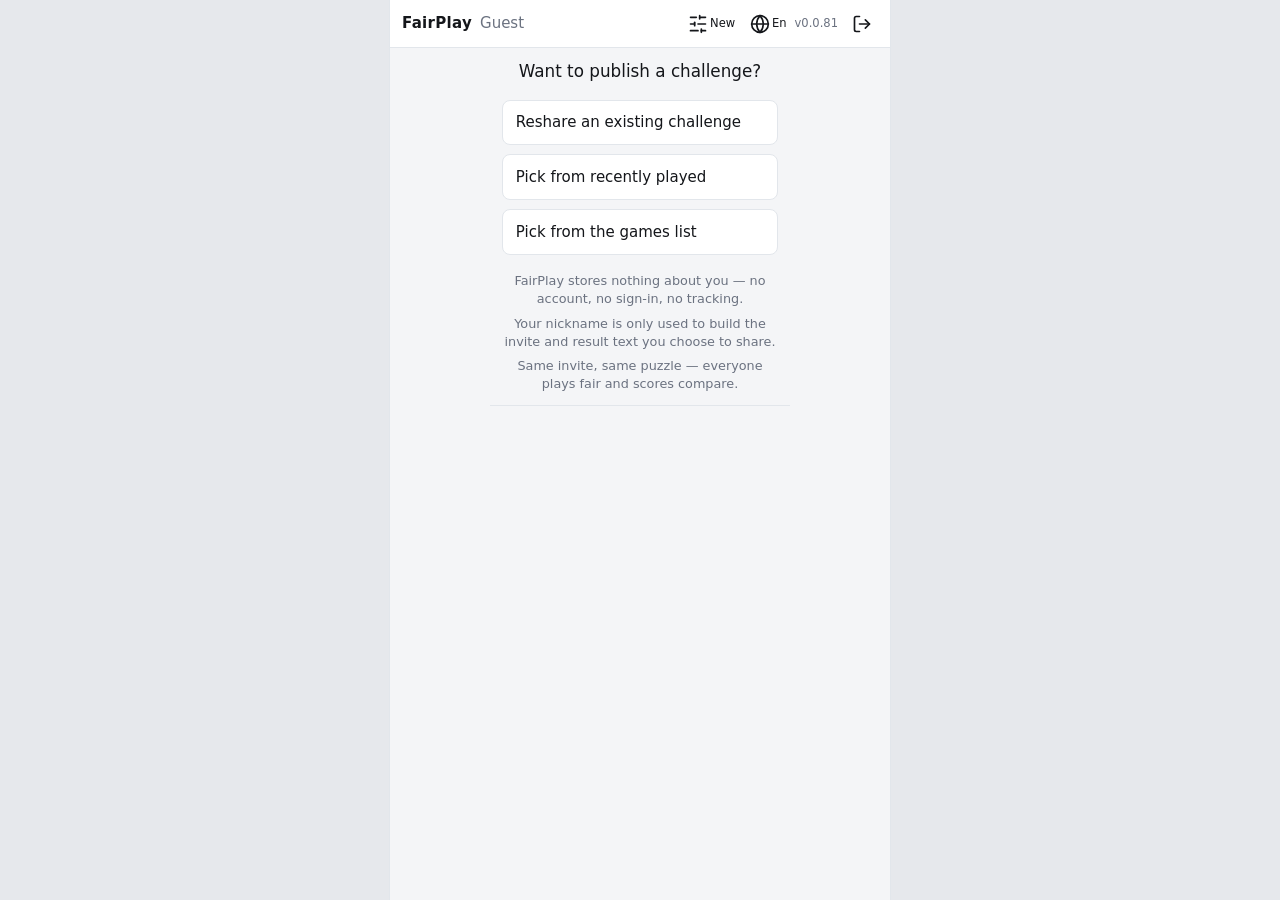
<file: WWW/blockfit/blockfit.html>
<!DOCTYPE html>
<html lang="en">
<head>
  <meta charset="UTF-8">
  <meta name="viewport" content="width=device-width, initial-scale=1, viewport-fit=cover">
  <title>blockfit — FairPlay</title>
  <link rel="stylesheet" href="../common.css">

  <!-- PWA -->
  <link rel="manifest" href="../manifest.webmanifest">
  <meta name="theme-color" media="(prefers-color-scheme: light)" content="#f4f5f7">
  <meta name="theme-color" media="(prefers-color-scheme: dark)"  content="#14161a">
  <link rel="icon" href="../favicon.svg">
  <link rel="apple-touch-icon" href="../apple-touch-icon.png">
  <meta name="mobile-web-app-capable" content="yes">
  <meta name="apple-mobile-web-app-capable" content="yes">
  <meta name="apple-mobile-web-app-status-bar-style" content="black-translucent">
  <meta name="apple-mobile-web-app-title" content="FairPlay">
  <script src="../app.js"></script>
  <script>FairPlay.registerSW("../sw.js");</script>

  <style>
    #blockfit_stage { display:flex; flex-direction:column; justify-content:center; gap:.7rem; padding:.5rem; }
    #bf_board {
      width:100%; aspect-ratio:1/1; display:grid; gap:2px;
      grid-template-columns:repeat(8,1fr);
      background:var(--line); border:1px solid var(--line); border-radius:.4rem; overflow:hidden;
      touch-action:none;   /* 拖块经过棋盘时不触发滚页 */
    }
    #bf_board .bc {
      background:var(--bg); -webkit-user-select:none; user-select:none;
      transition:background .1s, box-shadow .1s;
    }
    #bf_board .bc.fill { border-radius:2px; background:var(--muted); }   /* 落盘统一灰,不晃眼 */
    #bf_board .bc.gok  { box-shadow:inset 0 0 0 2px #3ba55d; }   /* 拖拽落点:合法(绿) */
    #bf_board .bc.gbad { box-shadow:inset 0 0 0 2px #e5484d; }   /* 拖拽落点:非法(红) */

    /* 托盘:一行 3 个待放的块,用足整宽(从这里拖块到棋盘落子)*/
    #bf_tray { display:flex; gap:.5rem; align-items:center; }
    #bf_tray .slot {
      flex:1 1 0; aspect-ratio:1/1;
      display:flex; align-items:center; justify-content:center;
      border:1px solid var(--line); border-radius:.5rem; padding:.4rem;
      background:var(--bar-bg); cursor:grab; touch-action:none;
    }
    #bf_tray .slot.empty { opacity:.25; cursor:default; }
    #bf_tray .pg { display:grid; gap:1px; width:100%; height:100%; }
    #bf_tray .pg .pc { border-radius:1px; }
    #bf_tray .pg .pc.e { background:transparent; }

    /* 跟手的拖拽虚影(块真实形状) */
    .bf-ghost { position:fixed; display:grid; gap:2px; z-index:60; pointer-events:none; opacity:.85; }
    .bf-ghost .gcell { border-radius:2px; }
  </style>
</head>
<body>
  <div id="app_frame">
    <!-- 置顶栏:空壳,内容由 topbar.js 注入 -->
    <header id="app_topbar"></header>
    <!-- 控制栏:空壳,内容由 control.js 注入(时间/▶⏸/成绩) -->
    <div id="app_control"></div>
    <!-- 游戏 play 区 -->
    <main id="blockfit_stage" class="app_stage"></main>
  </div>

  <!-- 版本号 + 通用编码 + 本游戏邀请码编解码 -->
  <script src="../version.js"></script>
  <script src="../pack.js"></script>
  <!-- 注册表(游戏页按 ?g 查自己的 board/durs)-->
  <script src="../games.js"></script>
  <!-- 先通用置顶栏文本,再游戏专属文本 -->
  <script src="../index.lang.js"></script>
  <script src="blockfit.lang.js"></script>
  <!-- 图标雪碧图 + 置顶栏注入 -->
  <script src="../assets/icons.js"></script>
  <script src="../topbar.js"></script>
  <script>FairPlay.applyI18n();</script>
  <!-- 控制栏 + 游戏逻辑 -->
  <script src="../control.js"></script>
  <script src="blockfit.js"></script>
</body>
</html>
</file>
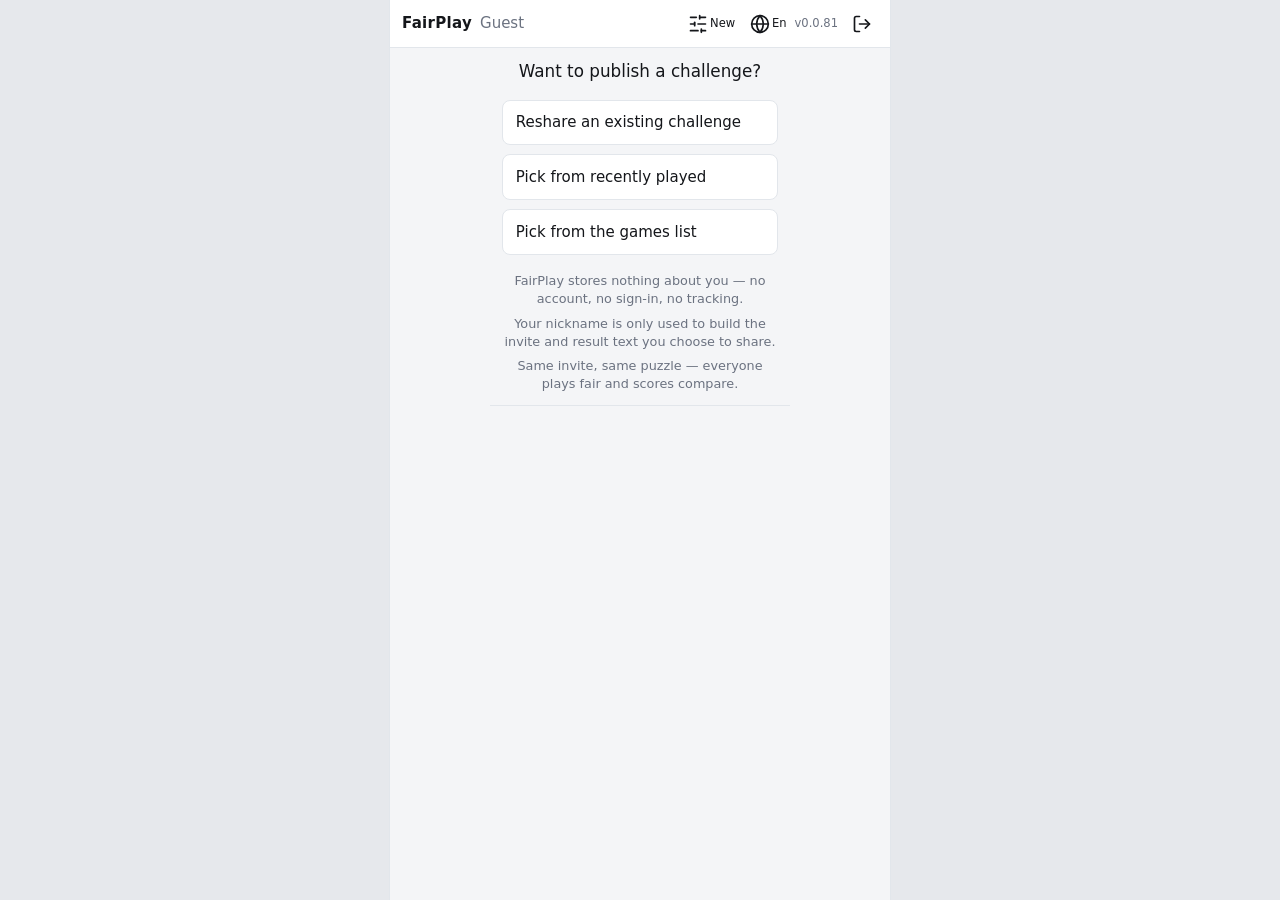
<file: WWW/match3/match3.html>
<!DOCTYPE html>
<html lang="en">
<head>
  <meta charset="UTF-8">
  <meta name="viewport" content="width=device-width, initial-scale=1, viewport-fit=cover">
  <title>match3 — FairPlay</title>
  <link rel="stylesheet" href="../common.css">

  <!-- PWA -->
  <link rel="manifest" href="../manifest.webmanifest">
  <meta name="theme-color" media="(prefers-color-scheme: light)" content="#f4f5f7">
  <meta name="theme-color" media="(prefers-color-scheme: dark)"  content="#14161a">
  <link rel="icon" href="../favicon.svg">
  <link rel="apple-touch-icon" href="../apple-touch-icon.png">
  <meta name="mobile-web-app-capable" content="yes">
  <meta name="apple-mobile-web-app-capable" content="yes">
  <meta name="apple-mobile-web-app-status-bar-style" content="black-translucent">
  <meta name="apple-mobile-web-app-title" content="FairPlay">
  <script src="../app.js"></script>
  <script>FairPlay.registerSW("../sw.js");</script>

  <style>
    /* stage 通用样式(flex:1/min-height:0/position:relative)在 common.css .app_stage;时间/成绩在控制栏 */
    #match3_stage { display: flex; flex-direction: column; justify-content: center; padding: .5rem; }
    #match3_board {
      width: 100%; aspect-ratio: 1 / 1;
      display: grid; grid-template-columns: repeat(8, 1fr); gap: 2px;
      background: var(--line); border: 1px solid var(--line);
      border-radius: .4rem; overflow: hidden;
    }
    .cell {
      display: flex; align-items: center; justify-content: center;
      background: var(--bg); font-size: 1.5rem; line-height: 1;
      cursor: pointer; -webkit-user-select: none; user-select: none;
      transition: transform .1s, background .1s;
    }
    .cell.sel { background: #2b3550; transform: scale(.88); }
    @keyframes dropin { from { transform: translateY(-16px); opacity: 0; } to { transform: none; opacity: 1; } }
    #match3_board.dropin .cell { animation: dropin .3s ease both; }
  </style>
</head>
<body>
  <div id="app_frame">
    <!-- 置顶栏(全站一致);logo 回主页 -->
    <!-- 置顶栏:空壳,内容由 topbar.js 注入(唯一来源) -->
    <header id="app_topbar"></header>
    <!-- 控制栏:空壳,内容由 control.js 注入(时间/▶⏸/成绩) -->
    <div id="app_control"></div>

    <!-- 游戏 play 区 -->
    <main id="match3_stage" class="app_stage"></main>
  </div>

  <!-- 版本号 + 通用编码模块 + 本游戏邀请码编解码(供复现棋盘用) -->
  <script src="../version.js"></script>
  <script src="../pack.js"></script>
  <!-- 注册表(游戏页按 ?g 查自己的 board/durs)-->
  <script src="../games.js"></script>
  <!-- 先通用置顶栏文本,再游戏专属文本 -->
  <script src="../index.lang.js"></script>
  <script src="match3.lang.js"></script>
  <!-- 图标雪碧图 + 置顶栏内容注入(在 applyI18n 翻译之前) -->
  <script src="../assets/icons.js"></script>
  <script src="../topbar.js"></script>
  <script>FairPlay.applyI18n();</script>
  <!-- 控制栏(时钟/▶⏸/结果)+ 游戏逻辑 -->
  <script src="../control.js"></script>
  <script src="match3.js"></script>
</body>
</html>
</file>
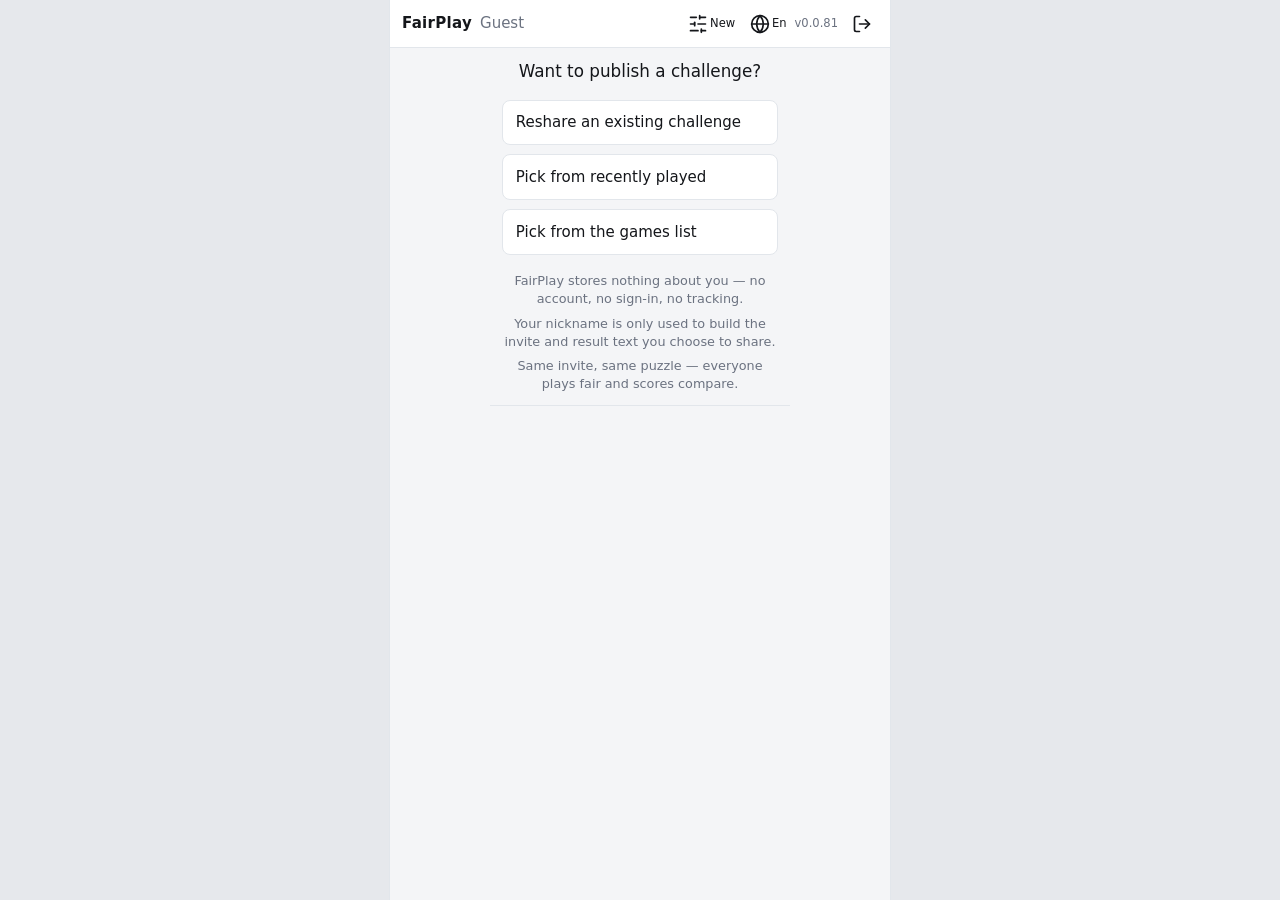
<file: WWW/runner/runner.html>
<!DOCTYPE html>
<html lang="en">
<head>
  <meta charset="UTF-8">
  <meta name="viewport" content="width=device-width, initial-scale=1, viewport-fit=cover">
  <title>runner — FairPlay</title>
  <link rel="stylesheet" href="../common.css">

  <!-- PWA -->
  <link rel="manifest" href="../manifest.webmanifest">
  <meta name="theme-color" media="(prefers-color-scheme: light)" content="#f4f5f7">
  <meta name="theme-color" media="(prefers-color-scheme: dark)"  content="#14161a">
  <link rel="icon" href="../favicon.svg">
  <link rel="apple-touch-icon" href="../apple-touch-icon.png">
  <meta name="mobile-web-app-capable" content="yes">
  <meta name="apple-mobile-web-app-capable" content="yes">
  <meta name="apple-mobile-web-app-status-bar-style" content="black-translucent">
  <meta name="apple-mobile-web-app-title" content="FairPlay">
  <script src="../app.js"></script>
  <script>FairPlay.registerSW("../sw.js");</script>

  <style>
    /* 跑酷 stage:画布铺满,伪 3D 场景自绘;换道靠左右滑,禁滚页 */
    #runner_stage { padding:0; overflow:hidden; }
    #rn_canvas { width:100%; height:100%; display:block; touch-action:none; -webkit-user-select:none; user-select:none; }
  </style>
</head>
<body>
  <div id="app_frame">
    <!-- 置顶栏:空壳,内容由 topbar.js 注入 -->
    <header id="app_topbar"></header>
    <!-- 控制栏:空壳,内容由 control.js 注入(时间/▶⏸/我·对抗条·对手) -->
    <div id="app_control"></div>
    <!-- 游戏 play 区:伪 3D 画布 -->
    <main id="runner_stage" class="app_stage"><canvas id="rn_canvas"></canvas></main>
  </div>

  <!-- 版本号 + 通用编码 -->
  <script src="../version.js"></script>
  <script src="../pack.js"></script>
  <!-- 注册表(游戏页按 ?g 查自己的 board=车道数 / durs)-->
  <script src="../games.js"></script>
  <!-- 先通用置顶栏文本,再游戏专属文本 -->
  <script src="../index.lang.js"></script>
  <script src="runner.lang.js"></script>
  <!-- 图标雪碧图 + 置顶栏注入 -->
  <script src="../assets/icons.js"></script>
  <script src="../topbar.js"></script>
  <script>FairPlay.applyI18n();</script>
  <!-- 控制栏 + 伪 3D 引擎 + 游戏逻辑 -->
  <script src="../control.js"></script>
  <script src="../p3d.js"></script>
  <script src="runner.js"></script>
</body>
</html>
</file>
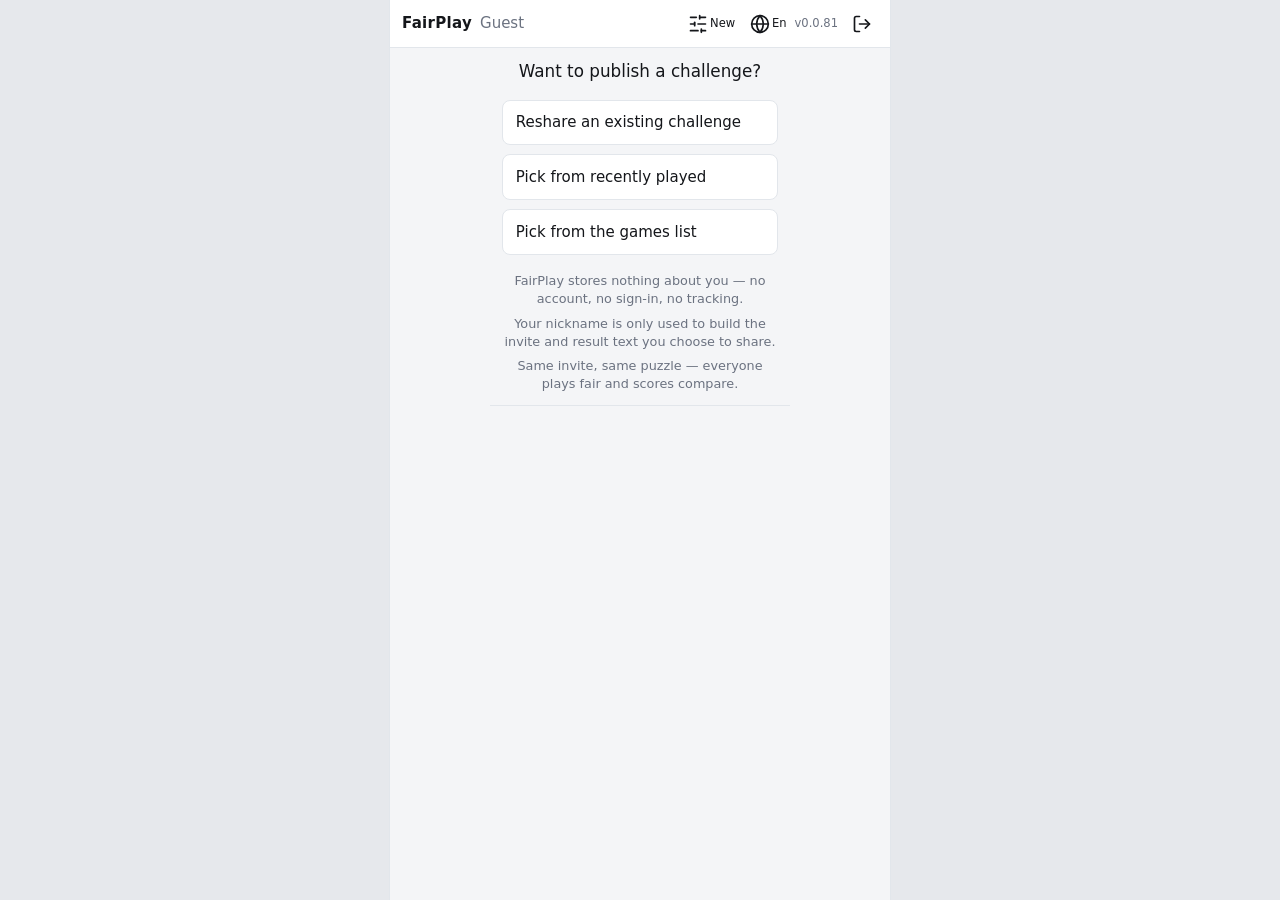
<file: WWW/snake/snake.html>
<!DOCTYPE html>
<html lang="en">
<head>
  <meta charset="UTF-8">
  <meta name="viewport" content="width=device-width, initial-scale=1, viewport-fit=cover">
  <title>Snake — FairPlay</title>
  <link rel="stylesheet" href="../common.css">

  <!-- PWA -->
  <link rel="manifest" href="../manifest.webmanifest">
  <meta name="theme-color" media="(prefers-color-scheme: light)" content="#f4f5f7">
  <meta name="theme-color" media="(prefers-color-scheme: dark)"  content="#14161a">
  <link rel="icon" href="../favicon.svg">
  <link rel="apple-touch-icon" href="../apple-touch-icon.png">
  <meta name="mobile-web-app-capable" content="yes">
  <meta name="apple-mobile-web-app-capable" content="yes">
  <meta name="apple-mobile-web-app-status-bar-style" content="black-translucent">
  <meta name="apple-mobile-web-app-title" content="FairPlay">
  <script src="../app.js"></script>
  <script>FairPlay.registerSW("../sw.js");</script>

  <style>
    /* Snake stage:居中方形棋盘;网格自适应 N×N(--n 由 JS 设);头/身/食物着色 */
    #snake_stage { display:flex; align-items:center; justify-content:center; padding:.6rem; }
    #snake_board {
      width:min(92vw, 26rem); aspect-ratio:1/1;
      display:grid; gap:2px; padding:4px;
      grid-template-columns:repeat(var(--n,15),1fr); grid-template-rows:repeat(var(--n,15),1fr);
      background:var(--line); border-radius:.5rem;
      touch-action:none; -webkit-user-select:none; user-select:none;
    }
    #snake_board .cell { background:rgba(127,127,127,.10); border-radius:2px; }
    #snake_board .cell.body { background:var(--accent); }
    #snake_board .cell.head { background:#2f7fd6; }         /* 头 = 稍深的蓝 */
    /* .cell.food 颜色由 JS 从 TYPES.food.color 设 */
  </style>
</head>
<body>
  <div id="app_frame">
    <header id="app_topbar"></header>
    <div id="app_control"></div>
    <main id="snake_stage" class="app_stage"></main>
  </div>

  <!-- 版本号 + 通用编码 -->
  <script src="../version.js"></script>
  <script src="../pack.js"></script>
  <!-- 注册表(游戏页按 ?g 查自己)-->
  <script src="../games.js"></script>
  <!-- 先通用置顶栏文本,再游戏专属文本 -->
  <script src="../index.lang.js"></script>
  <script src="snake.lang.js"></script>
  <!-- 图标雪碧图 + 置顶栏注入 -->
  <script src="../assets/icons.js"></script>
  <script src="../topbar.js"></script>
  <script>FairPlay.applyI18n();</script>
  <!-- 控制栏 + 游戏逻辑 -->
  <script src="../control.js"></script>
  <script src="../pad.js"></script>
  <script src="snake.js"></script>
</body>
</html>
</file>
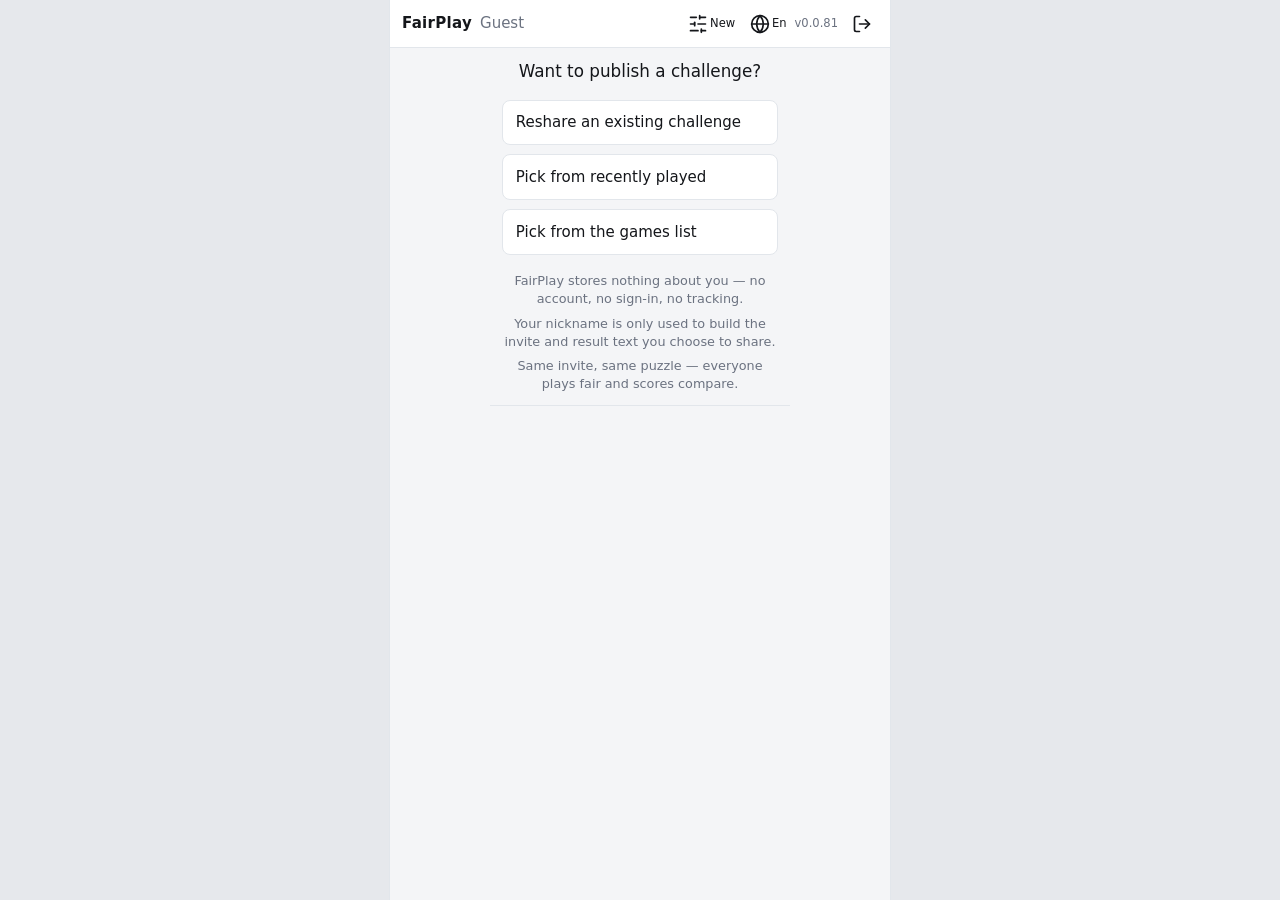
<file: WWW/stacker/stacker.html>
<!DOCTYPE html>
<html lang="en">
<head>
  <meta charset="UTF-8">
  <meta name="viewport" content="width=device-width, initial-scale=1, viewport-fit=cover">
  <title>Stacker — FairPlay</title>
  <link rel="stylesheet" href="../common.css">

  <!-- PWA -->
  <link rel="manifest" href="../manifest.webmanifest">
  <meta name="theme-color" media="(prefers-color-scheme: light)" content="#f4f5f7">
  <meta name="theme-color" media="(prefers-color-scheme: dark)"  content="#14161a">
  <link rel="icon" href="../favicon.svg">
  <link rel="apple-touch-icon" href="../apple-touch-icon.png">
  <meta name="mobile-web-app-capable" content="yes">
  <meta name="apple-mobile-web-app-capable" content="yes">
  <meta name="apple-mobile-web-app-status-bar-style" content="black-translucent">
  <meta name="apple-mobile-web-app-title" content="FairPlay">
  <script src="../app.js"></script>
  <script>FairPlay.registerSW("../sw.js");</script>

  <style>
    /* Stacker:等距伪 3D 画在 canvas 上;点屏任意处落块 */
    #stacker_stage { padding:0; overflow:hidden; }
    #st_canvas { width:100%; height:100%; display:block; touch-action:none; -webkit-user-select:none; user-select:none; }
  </style>
</head>
<body>
  <div id="app_frame">
    <header id="app_topbar"></header>
    <div id="app_control"></div>
    <main id="stacker_stage" class="app_stage"><canvas id="st_canvas"></canvas></main>
  </div>

  <script src="../version.js"></script>
  <script src="../pack.js"></script>
  <script src="../games.js"></script>
  <script src="../index.lang.js"></script>
  <script src="stacker.lang.js"></script>
  <script src="../assets/icons.js"></script>
  <script src="../topbar.js"></script>
  <script>FairPlay.applyI18n();</script>
  <script src="../control.js"></script>
  <script src="stacker.js"></script>
</body>
</html>
</file>
<file: WWW/common.css>
/* FairPlay — 全站共享样式(画框 + 置顶栏,唯一来源) */
:root{
  color-scheme: light dark;                 /* 原生控件/滚动条跟随系统深浅 */
  --frame-w: min(100vw, calc(100vh / 1.8));
  --bar-h: 3rem;
  /* 深色(默认;无偏好也用它) */
  --edge:#0b0c0e;                           /* 画框外底色 */
  --bg:#14161a; --bar-bg:#1e222a; --fg:#e8eaed;
  --muted:#8a9099; --line:#2b303a; --accent:#4a9eff;
}
@media (prefers-color-scheme: light){
  :root{                                     /* 浏览器偏好浅色时切浅 */
    --edge:#e6e8ec;
    --bg:#f4f5f7; --bar-bg:#ffffff; --fg:#14161a;
    --muted:#6b7280; --line:#e2e6eb; --accent:#4a9eff;
  }
}
*{ box-sizing:border-box; margin:0; padding:0; }
html,body{ height:100%; }
body{
  background:var(--edge); color:var(--fg);
  font:15px/1.4 system-ui,-apple-system,"Segoe UI",Roboto,sans-serif;
  display:flex; justify-content:center; align-items:stretch;
}

/* 手机 1宽:1.8高 画框(桌面居中留边,手机占满) */
#app_frame{
  width:var(--frame-w); max-width:100%;
  aspect-ratio:1 / 1.8; max-height:100vh;
  background:var(--bg); display:flex; flex-direction:column;
  overflow:hidden; box-shadow:0 0 0 1px var(--line);
  position:relative;   /* 覆盖层定位基准 */
}

/* 覆盖层(结果页 / 开始页共用) */
.fp-overlay:not([hidden]){
  position:absolute; inset:0; display:flex; align-items:center; justify-content:center;
  background:rgba(0,0,0,.72);
  z-index:1000;   /* 模态层永远在最上(游戏内可能有带 z-index 的棋格/遮盖层) */
}
.fp-overlay .fp-card{
  background:var(--bar-bg); border:1px solid var(--line); border-radius:.6rem;
  padding:1.4rem 1.8rem; text-align:center; display:flex; flex-direction:column; gap:.9rem;
}
/* 昵称编辑弹窗(复用 .fp-card,改左对齐 + 表单样式) */
.fp-overlay .fp-card.nk{ text-align:left; gap:.7rem; max-width:20rem; }
.fp-card.nk .nk-title{ font-size:1rem; font-weight:700; }
.fp-card.nk .nk-input{
  width:100%; background:var(--bg); color:var(--fg);
  border:1px solid var(--line); border-radius:.4rem; padding:.45rem .6rem; font:inherit;
}
.fp-card.nk .nk-note{ font-size:.78rem; color:var(--muted); line-height:1.45; margin:0; }
.fp-card.nk .nk-ack{ display:flex; align-items:flex-start; gap:.45rem; font-size:.82rem; cursor:pointer; }
.fp-card.nk .nk-ack input{ margin-top:.15rem; flex:0 0 auto; }
.fp-card.nk .nk-btns{ display:flex; gap:.6rem; justify-content:flex-end; }
.fp-card.nk .nk-btns button{ padding:.5rem 1rem; font-size:.95rem; }
.fp-card.nk .nk-btns .nk-cancel{ background:transparent; color:var(--fg); border:1px solid var(--line); }
.fp-card.nk .nk-btns .nk-ok:disabled{ opacity:.5; cursor:not-allowed; }

/* 语言选择弹窗 */
.fp-overlay .fp-card.lang{ text-align:left; gap:.7rem; min-width:12rem; }
.fp-card.lang .lang-list{ display:flex; flex-direction:column; gap:.4rem; }
.fp-card.lang .lang-item{
  background:transparent; color:var(--fg); border:1px solid var(--line);
  border-radius:.5rem; padding:.5rem .7rem; font:inherit; text-align:left; cursor:pointer;
}
.fp-card.lang .lang-item.on{ border-color:var(--accent); color:var(--accent); }
.fp-overlay .rtitle{ font-size:1rem; color:var(--muted); }
.fp-overlay .rscore{ font-size:1.7rem; font-weight:700; }
.fp-overlay .rbtns{ display:flex; gap:.6rem; justify-content:center; }
.fp-overlay button{
  background:var(--accent); color:#fff; border:none; border-radius:.5rem;
  padding:.7rem 1.2rem; font:inherit; font-size:1rem; cursor:pointer;
}
.fp-overlay .rhome{ background:transparent; color:var(--fg); border:1px solid var(--line); }

/* 置顶栏(全站一致) */
#app_topbar{
  height:var(--bar-h); flex:0 0 auto;
  background:var(--bar-bg); border-bottom:1px solid var(--line);
  display:flex; align-items:center; gap:.5rem;
  padding:0 .75rem; padding-top:env(safe-area-inset-top);
}
#app_topbar .logo{
  flex:0 0 auto; font-weight:700; letter-spacing:.3px; white-space:nowrap;
  color:var(--fg); text-decoration:none;
}
#app_topbar .spacer{ flex:1 1 auto; }
/* 昵称吸收窄屏挤压:可收缩 + 省略号;其余元素固定不缩 */
#app_topbar .nickname{
  flex:0 1 auto; min-width:0; color:var(--muted); max-width:8rem; cursor:pointer;
  overflow:hidden; text-overflow:ellipsis; white-space:nowrap;
}
#app_topbar .version{
  flex:0 0 auto; color:var(--muted); font-size:.72rem; font-variant-numeric:tabular-nums;
}
/* 语言按钮:图标 + 当前语言缩略字(En / 中),宽度随内容 */
#app_topbar .langbtn, #app_topbar .modebtn{ width:auto; gap:.15rem; padding:0 .3rem; }
#app_topbar .langbtn .lang-code, #app_topbar .modebtn .mode-code{ font-size:.72rem; line-height:1; }
#app_topbar .modebtn{ margin-right:.4rem; }   /* op_mode 与 lang 之间留空位 */
#app_topbar button, #app_topbar select{
  background:transparent; color:var(--fg); border:1px solid var(--line);
  border-radius:.4rem; padding:.25rem .5rem; font:inherit; cursor:pointer;
}

/* 图标按钮(通用):固定方框,与文案长度/语言无关;矢量图标跨浏览器一致。
   svg.ic 内的 <use> 引用 assets/icons.svg,stroke=currentColor 跟随下方 color。 */
.iconbtn{
  display:inline-flex; align-items:center; justify-content:center;
  flex:0 0 auto; width:2rem; height:2rem; padding:0;
  background:transparent; border:none; border-radius:.4rem;
  color:var(--fg); cursor:pointer;
}
.iconbtn:hover{ color:var(--accent); }
.ic{ width:1.25rem; height:1.25rem; display:block; }
/* 覆盖上面 #app_topbar button 的边框/内边距,让置顶栏图标按钮无框 */
#app_topbar .iconbtn{ border:none; padding:0; background:transparent; }
/* #app_topbar button{color:--fg}(含 id)优先级高于 .iconbtn:hover,故 hover 也需带 #app_topbar 才能压过 */
#app_topbar .iconbtn:hover{ color:var(--accent); }

/* ===== 控制栏(游戏页第二区,高同 topbar):左时间框 · 中 ▶/⏸ · 右成绩框 =====
   由 control.js 注入内容;时间归控制栏(时钟驱动 #app_ctl_time),成绩框 #app_ctl_score = 游戏输出口。
   ▶/⏸ 居中(避开右上退出/语言误触)。 */
#app_control{
  height:var(--bar-h); flex:0 0 auto;
  background:var(--bar-bg); border-bottom:1px solid var(--line);
  display:flex; align-items:center; gap:.5rem;
  padding:0 .6rem;
}
#app_control:empty{ display:none; }   /* init 前的空壳不占位 */
/* 三个数字框(时间 / 我 / 对手):定宽 = 容纳 6~7 位 tabular 数字,不随数值增长抖动 */
.ctl-num{
  flex:0 0 auto; min-width:4.4rem; text-align:center;
  background:var(--bg); border:1px solid var(--line); border-radius:.6rem;
  padding:.15rem .35rem; font-variant-numeric:tabular-nums;
  color:var(--fg); font-weight:700; font-size:.9rem; line-height:1.35;
  overflow:hidden; text-overflow:ellipsis; white-space:nowrap;
}
#app_ctl_score{ color:var(--accent); }     /* 我方 = 强调色 */
#app_ctl_opp{ color:var(--muted); }         /* 对手 = 弱化 */
/* 对抗条(格斗对撞):颜色表状态不表身份——领先侧=领先色、落后侧=落后色,战线一移颜色跟着换。
   左段宽=我方占比、右段=对手;默认(我领先)左=领先色/右=落后色,.behind 时两侧互换;战线处爆闪火花 */
.ctl-vs{
  --vs-lead:#3ba55d; --vs-behind:#e5484d;                     /* 领先色 / 落后色 */
  flex:1 1 auto; min-width:2.5rem; height:.8rem; position:relative; overflow:visible;
  background:var(--vs-behind); border-radius:.4rem;           /* 右(对手)默认 = 落后色 */
}
.ctl-vs-fill{
  position:absolute; left:0; top:0; bottom:0; width:50%;
  background:var(--vs-lead); border-radius:.4rem 0 0 .4rem;   /* 左(我)默认 = 领先色,右缘=战线 */
  transition:width .2s ease;
}
.ctl-vs.behind{ background:var(--vs-lead); }                  /* 我落后:右(对手)= 领先色 */
.ctl-vs.behind .ctl-vs-fill{ background:var(--vs-behind); }   /*          左(我)  = 落后色 */
/* 战线爆闪:白热核 + 冷电光双层辉光 + 微闪 = 两股力对撞的火花感;left 由 JS 跟战线走 */
.ctl-vs-spark{
  position:absolute; top:50%; left:50%; width:4px; height:150%;
  transform:translate(-50%,-50%); z-index:2; pointer-events:none;
  background:#fff; border-radius:2px;
  box-shadow:0 0 5px 2px #fff, 0 0 10px 4px #9fd8ff, 0 0 16px 6px rgba(74,158,255,.6);
  transition:left .2s ease;
  animation:vs-spark .24s steps(2, jump-none) infinite;
}
@keyframes vs-spark{
  0%   { opacity:1;   transform:translate(-50%,-50%) scaleY(1);    }
  100% { opacity:.55; transform:translate(-50%,-50%) scaleY(1.35); }
}
.ctl-run{
  flex:0 0 auto; width:2.4rem; height:2.4rem;
  display:inline-flex; align-items:center; justify-content:center;
  background:var(--accent); color:#fff; border:none; border-radius:50%; cursor:pointer;
}
.ctl-run:disabled{ opacity:.4; cursor:default; }
.ctl-run .ic{ width:1.4rem; height:1.4rem; }

/* ===== 公共方向控件 dirPad(pad.js):常驻半透明 D-pad(底部居中)+ 全屏 swipe ===== */
.fp-dpad{
  position:fixed; left:50%; bottom:1.1rem; transform:translateX(-50%);
  display:grid; grid-template-columns:repeat(3,2.9rem); grid-template-rows:repeat(3,2.9rem); gap:.35rem;
  z-index:800; opacity:.5; pointer-events:none;   /* 容器透传滑动;仅按钮吃点击 */
}
.fp-dpad.axes-x{ grid-template-rows:2.9rem; }
.fp-dpad .ar{
  pointer-events:auto; display:flex; align-items:center; justify-content:center;
  background:rgba(20,22,26,.55); color:#fff; border:none; border-radius:.6rem;
  font-size:1.2rem; line-height:1; cursor:pointer; -webkit-user-select:none; user-select:none;
}
.fp-dpad .ar.u{ grid-area:1/2 } .fp-dpad .ar.l{ grid-area:2/1 } .fp-dpad .ar.r{ grid-area:2/3 } .fp-dpad .ar.d{ grid-area:3/2 }
.fp-dpad.axes-x .ar.l{ grid-area:1/1 } .fp-dpad.axes-x .ar.r{ grid-area:1/3 }

/* 开局倒计时大字(control.js,盖 stage,数完才 running)*/
.ctl-count{
  position:absolute; top:50%; left:50%; transform:translate(-50%,-50%);
  z-index:950; pointer-events:none;
  background:rgba(0,0,0,.35); border-radius:1rem; padding:.2rem 1.3rem;
  color:#fff; font-weight:800; font-size:4.5rem; line-height:1.15; font-variant-numeric:tabular-nums;
}
.ctl-count[hidden]{ display:none; }

/* ===== 游戏 play 区(第三区):撑满剩余,并作为 stage 级弹窗/遮盖的定位基准 ===== */
.app_stage{ flex:1 1 auto; min-height:0; position:relative; overflow:hidden; }

/* stage 级不透明遮盖(开始/暂停,防偷看棋盘)+ 规则/帮助卡 */
.ctl-cover{
  position:absolute; inset:0; z-index:900; background:var(--bg);
  display:flex; align-items:center; justify-content:center; padding:1rem;
}
.ctl-cover[hidden]{ display:none; }
.ctl-cover .ctl-rules{
  max-width:22rem; text-align:left; color:var(--fg);
  font-size:.9rem; line-height:1.55; white-space:pre-line;
}
/* stage 级结果卡:标题 + 三出口(①发布成绩 ②发起挑战 ③看看其它;时间/成绩在控制栏、home 在 topbar,均未被遮)*/
.fp-card.res{ gap:.7rem; min-width:13rem; }
.fp-card .res-title{ font-size:1.05rem; font-weight:700; }
.fp-card .res-btns{ display:flex; flex-direction:column; gap:.5rem; width:100%; }
.fp-card .res-b{
  width:100%; padding:.6rem .8rem; cursor:pointer; font:inherit;
  border:1px solid var(--line); border-radius:.6rem;
  background:var(--bar-bg); color:var(--fg);
}
.fp-card .res-b:hover{ border-color:var(--accent); }
/* ① 发布我成绩 = 主操作,实心强调 */
.fp-card .res-b.res-score{ background:var(--accent); color:#fff; border-color:var(--accent); }

/* ===== 首页共享条目(new/pro 共用;home-core 生成)===== */
/* 图标 + 时长角标:一位数(3=30s / 6=60s),贴图标右下角(图标该角已留空)。
   角标尺寸跟随图标:.ic-wrap 的 font-size = 图标边长(下方各处按图标大小设),角标全用 em → 等比缩放 */
.ic-wrap{ position:relative; display:inline-flex; flex:0 0 auto; font-size:2.2rem; }   /* 默认 = .grow/.gcard 图标 2.2rem */
.ic-badge{
  /* font-size 相对 .ic-wrap(图标边长)→ 随图标缩放;下面盒尺寸/偏移相对本元素字号(em)→ 恒容得下数字 */
  position:absolute; right:-.35em; bottom:-.35em;
  min-width:1.35em; height:1.35em; padding:0 .12em;
  display:flex; align-items:center; justify-content:center;
  font-size:.4em; font-weight:800; line-height:1;
  background:var(--accent); color:#fff; border-radius:50%;
  font-variant-numeric:tabular-nums;
}
/* 游戏行:左图标 + 中(名/说明)+ 右时长按钮(30/60)。games 列表与 new 的 recent 共用 */
.grow{
  display:flex; align-items:center; gap:.7rem; width:100%;
  background:var(--bar-bg); color:var(--fg);
  border:1px solid var(--line); border-radius:.5rem;
  padding:.55rem .7rem;
}
.grow .ic{ width:2.2rem; height:2.2rem; flex:0 0 auto; }
.grow .gc-info{ display:flex; flex-direction:column; min-width:0; flex:1 1 auto; }
.grow .gc-name{ font-size:.98rem; color:var(--fg); overflow:hidden; text-overflow:ellipsis; white-space:nowrap; }
.grow .gc-sub{ font-size:.8rem; color:var(--muted); overflow:hidden; text-overflow:ellipsis; white-space:nowrap; }
.grow .grow-durs{ display:flex; gap:.4rem; flex:0 0 auto; }
.dbtn{
  width:2.4rem; height:2.4rem; flex:0 0 auto;
  background:var(--bg); color:var(--fg); border:1px solid var(--line);
  border-radius:.5rem; font:inherit; font-weight:700; font-variant-numeric:tabular-nums;
  cursor:pointer;
}
.dbtn:hover{ border-color:var(--accent); color:var(--accent); }
</file>
